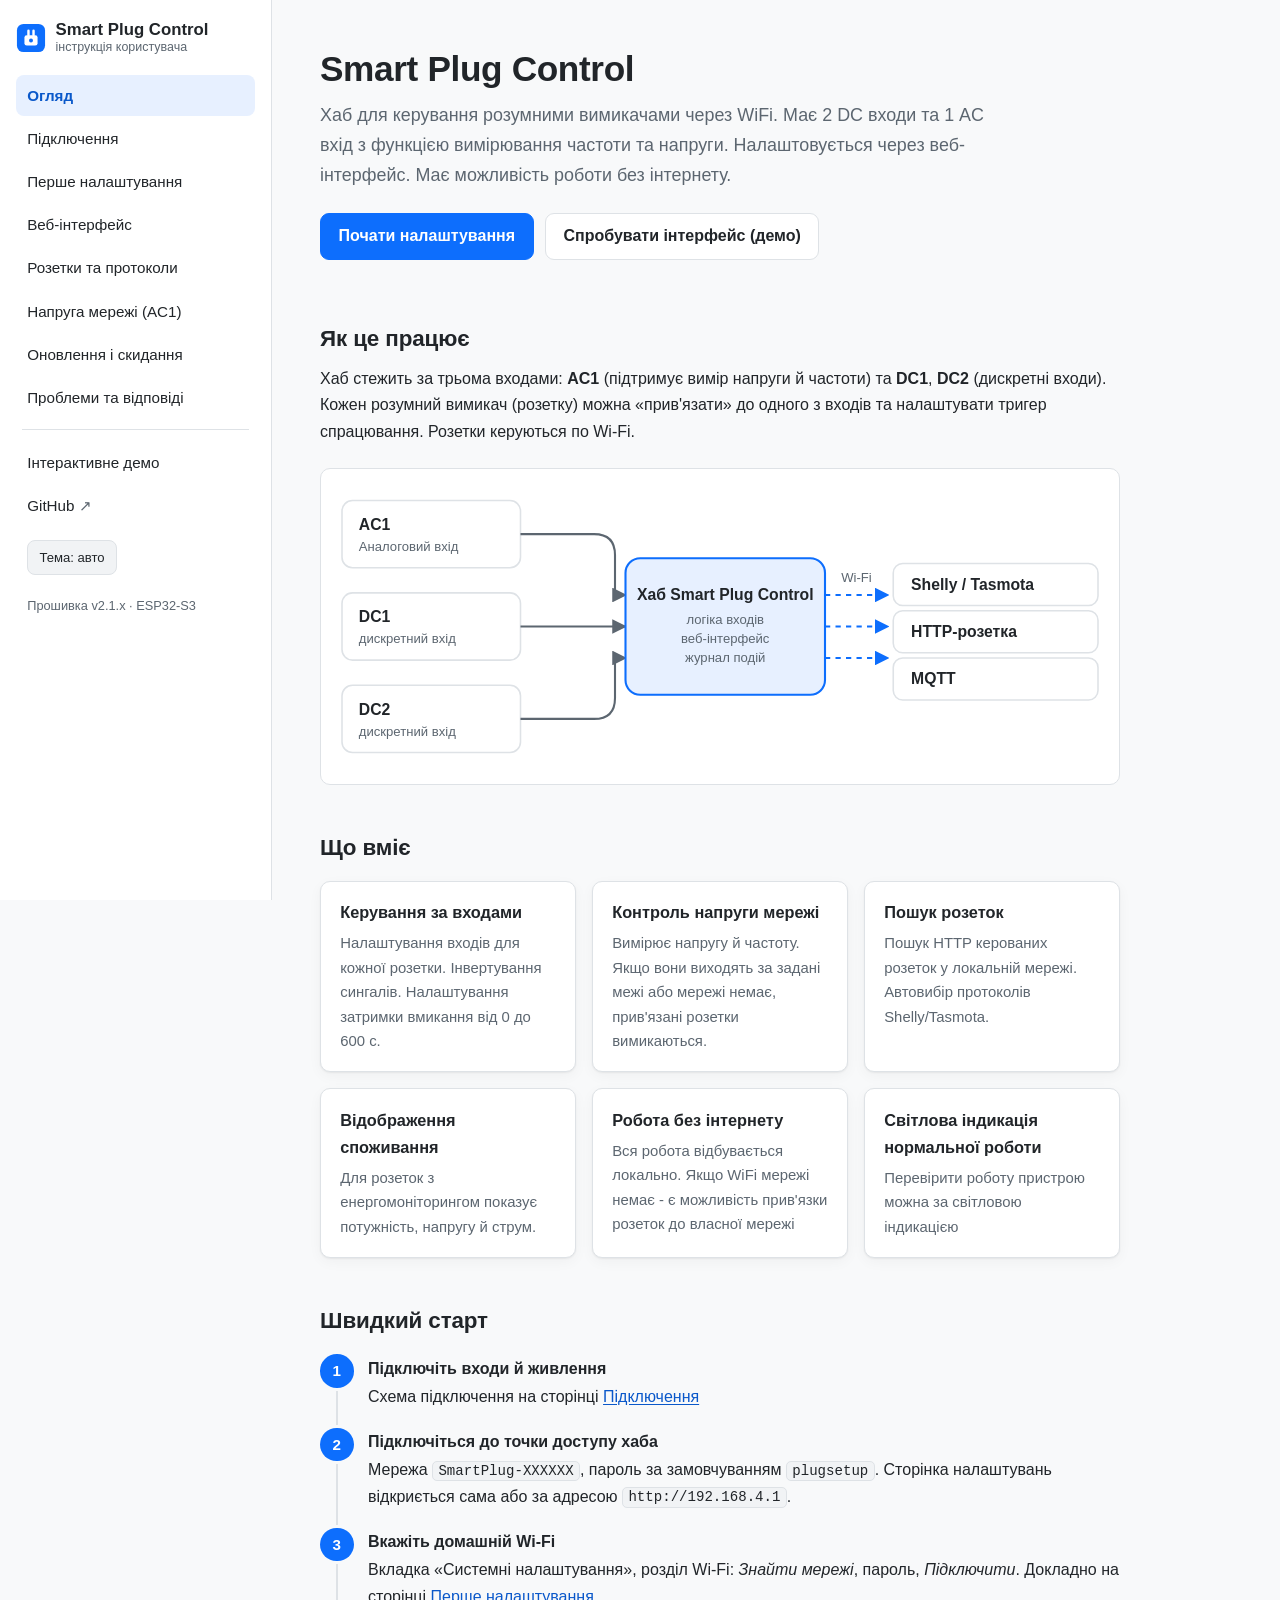
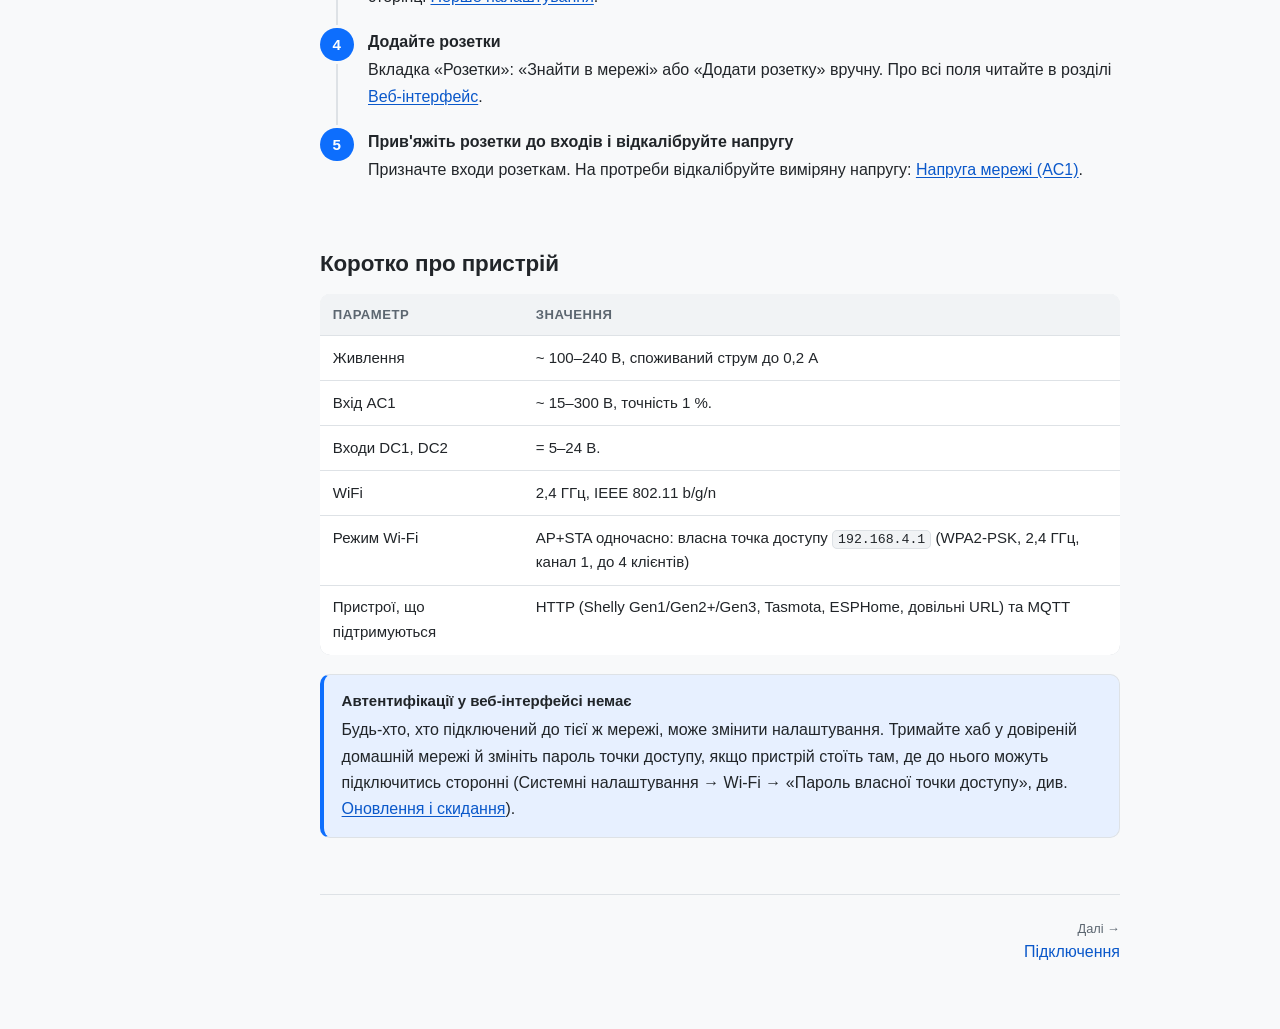
<file: docs/index.html>
<!doctype html>
<html lang="uk">
<head>
    <meta charset="utf-8">
    <meta name="viewport" content="width=device-width, initial-scale=1">
    <title>Smart Plug Control — Інструкція</title>
    <meta name="description"
          content="Smart Plug Control: Хаб для керування розумними вимикачами через WiFi. Підключення, налаштування, оновлення.">
    <link rel="icon" type="image/svg+xml" href="assets/favicon.svg">
    <link rel="stylesheet" href="assets/site.css">
</head>
<body>
<a class="skip" href="#main">До змісту</a>
<div class="shell">
    <aside class="side" id="side">
        <noscript><a href="index.html">Огляд</a></noscript>
    </aside>
    <main id="main">

        <section class="hero">
            <h1>Smart Plug Control</h1>
            <p class="lead">Хаб для керування розумними вимикачами через WiFi. Має 2 DC входи та 1 AC вхід з функцією
                вимірювання частоти та напруги.
                Налаштовується через веб-інтерфейс. Має можливість роботи без інтернету.</p>
            <div class="actions">
                <a class="btn primary" href="setup.html">Почати налаштування</a>
                <a class="btn" href="demo/index.html">Спробувати інтерфейс (демо)</a>
            </div>
        </section>

        <h2 id="how">Як це працює</h2>
        <p>Хаб стежить за трьома входами: <strong>AC1</strong> (підтримує вимір напруги й частоти) та
            <strong>DC1</strong>, <strong>DC2</strong> (дискретні входи). Кожен розумний вимикач (розетку) можна «прив'язати» до одного з
            входів та налаштувати тригер спрацювання. Розетки керуються по Wi-Fi.</p>

        <figure>
            <svg viewBox="0 0 760 300" role="img"
                 aria-label="Схема: входи AC1, DC1, DC2 підключені до хаба, який по Wi-Fi керує розетками"
                 xmlns="http://www.w3.org/2000/svg" font-family="-apple-system, Segoe UI, Roboto, sans-serif">
                <style>
                    .b {
                        fill: var(--surface);
                        stroke: var(--border);
                        stroke-width: 1.5;
                    }

                    .hub {
                        fill: var(--accent-soft);
                        stroke: var(--accent);
                        stroke-width: 2;
                    }

                    .t {
                        fill: var(--text);
                        font-size: 15px;
                        font-weight: 600;
                    }

                    .s {
                        fill: var(--muted);
                        font-size: 12.5px;
                    }

                    .a {
                        stroke: var(--muted);
                        stroke-width: 2;
                        fill: none;
                        marker-end: url(#ah);
                    }

                    .w {
                        stroke: var(--accent);
                        stroke-width: 2;
                        fill: none;
                        stroke-dasharray: 5 5;
                        marker-end: url(#ah2);
                    }
                </style>
                <defs>
                    <marker id="ah" viewBox="0 0 10 10" refX="9" refY="5" markerWidth="7" markerHeight="7"
                            orient="auto">
                        <path d="M0 0L10 5L0 10z" fill="var(--muted)"/>
                    </marker>
                    <marker id="ah2" viewBox="0 0 10 10" refX="9" refY="5" markerWidth="7" markerHeight="7"
                            orient="auto">
                        <path d="M0 0L10 5L0 10z" fill="var(--accent)"/>
                    </marker>
                </defs>

                <rect class="b" x="20" y="30" width="170" height="64" rx="10"/>
                <text class="t" x="36" y="58">AC1</text>
                <text class="s" x="36" y="78">Аналоговий вхід</text>

                <rect class="b" x="20" y="118" width="170" height="64" rx="10"/>
                <text class="t" x="36" y="146">DC1</text>
                <text class="s" x="36" y="166">дискретний вхід</text>

                <rect class="b" x="20" y="206" width="170" height="64" rx="10"/>
                <text class="t" x="36" y="234">DC2</text>
                <text class="s" x="36" y="254">дискретний вхід</text>

                <path class="a" d="M190 62 H260 Q280 62 280 82 V120 H290"/>
                <path class="a" d="M190 150 H290"/>
                <path class="a" d="M190 238 H260 Q280 238 280 218 V180 H290"/>

                <rect class="hub" x="290" y="85" width="190" height="130" rx="14"/>
                <text class="t" x="385" y="125" text-anchor="middle">Хаб Smart Plug Control</text>
                <text class="s" x="385" y="148" text-anchor="middle">логіка входів</text>
                <text class="s" x="385" y="166" text-anchor="middle">веб-інтерфейс</text>
                <text class="s" x="385" y="184" text-anchor="middle">журнал подій</text>

                <path class="w" d="M480 120 H540"/>
                <path class="w" d="M480 150 H540"/>
                <path class="w" d="M480 180 H540"/>
                <text class="s" x="510" y="108" text-anchor="middle">Wi-Fi</text>

                <rect class="b" x="545" y="90" width="195" height="40" rx="9"/>
                <text class="t" x="562" y="115">Shelly / Tasmota</text>
                <rect class="b" x="545" y="135" width="195" height="40" rx="9"/>
                <text class="t" x="562" y="160">HTTP-розетка</text>
                <rect class="b" x="545" y="180" width="195" height="40" rx="9"/>
                <text class="t" x="562" y="205">MQTT</text>
            </svg>
        </figure>

        <h2 id="features">Що вміє</h2>
        <div class="grid">
            <div class="card"><h3>Керування за входами</h3>
                <p>Налаштування входів для кожної розетки. Інвертування сингалів. Налаштування затримки вмикання від 0 до 600 с.</p>
            </div>
            <div class="card"><h3>Контроль напруги мережі</h3>
                <p>Вимірює напругу й частоту. Якщо вони виходять за задані межі або мережі немає, прив'язані розетки
                    вимикаються.</p></div>
            <div class="card"><h3>Пошук розеток</h3>
                <p>Пошук HTTP керованих розеток у локальній мережі. Автовибір протоколів Shelly/Tasmota.</p></div>
            <div class="card"><h3>Відображення споживання</h3>
                <p>Для розеток з енергомоніторингом показує потужність, напругу й струм.</p></div>
            <div class="card"><h3>Робота без інтернету</h3>
                <p>Вся робота відбувається локально. Якщо WiFi мережі немає - є можливість прив'язки розеток до власної мережі</p></div>
            <div class="card"><h3>Світлова індикація нормальної роботи</h3>
                <p>Перевірити роботу пристрою можна за світловою індикацією</p>
            </div>
        </div>

        <h2 id="quick">Швидкий старт</h2>
        <ol class="steps">
            <li><strong>Підключіть входи й живлення</strong>
                Схема підключення на сторінці <a href="hardware.html">Підключення</a>
            </li>
            <li><strong>Підключіться до точки доступу хаба</strong>
                Мережа <code>SmartPlug-XXXXXX</code>, пароль за замовчуванням <code>plugsetup</code>. Сторінка
                налаштувань відкриється сама або за адресою <code>http://192.168.4.1</code>.
            </li>
            <li><strong>Вкажіть домашній Wi-Fi</strong>
                Вкладка «Системні налаштування», розділ Wi-Fi: <em>Знайти мережі</em>, пароль, <em>Підключити</em>.
                Докладно на сторінці <a href="setup.html">Перше налаштування</a>.
            </li>
            <li><strong>Додайте розетки</strong>
                Вкладка «Розетки»: «Знайти в мережі» або «Додати розетку» вручну. Про всі поля читайте в розділі <a
                        href="interface.html">Веб-інтерфейс</a>.
            </li>
            <li><strong>Прив'яжіть розетки до входів і відкалібруйте напругу</strong>
                Призначте входи розеткам. На протреби відкалібруйте виміряну напругу: <a href="ac.html">Напруга мережі (AC1)</a>.
            </li>
        </ol>

        <h2 id="specs">Коротко про пристрій</h2>
        <div class="tscroll">
            <table>
                <tr>
                    <th>Параметр</th>
                    <th>Значення</th>
                </tr>
              <tr>
                <td>Живлення</td>
                <td>~ 100–240 В, споживаний струм до 0,2 А</td>
              </tr>
              <tr>
                <td>Вхід AC1</td>
                <td>
                  ~ 15–300 В, точність 1 %.
                </td>
              </tr>
              <tr>
                <td>Входи DC1, DC2</td>
                <td>
                  = 5–24 В.
                </td>
              </tr>
              <tr>
                <td>WiFi</td>
                <td>2,4 ГГц, IEEE 802.11 b/g/n</td>
              </tr>
              <tr>
                <td>Режим Wi-Fi</td>
                <td>AP+STA одночасно: власна точка доступу <code>192.168.4.1</code> (WPA2-PSK, 2,4 ГГц, канал 1, до
                  4 клієнтів)
                </td>
              </tr>
              <tr>
                <td>Пристрої, що підтримуються</td>
                <td>HTTP (Shelly Gen1/Gen2+/Gen3, Tasmota, ESPHome, довільні URL) та MQTT</td>
              </tr>
            </table>
        </div>

        <div class="callout note">
            <span class="t">Автентифікації у веб-інтерфейсі немає</span>
            Будь-хто, хто підключений до тієї ж мережі, може змінити налаштування. Тримайте хаб у довіреній домашній
            мережі й змініть пароль точки доступу, якщо пристрій стоїть там, де до нього можуть підключитись сторонні
            (Системні налаштування → Wi-Fi → «Пароль власної точки доступу», див. <a href="maintenance.html">Оновлення і
            скидання</a>).
        </div>

    </main>
</div>
<script src="assets/site.js"></script>
</body>
</html>
</file>
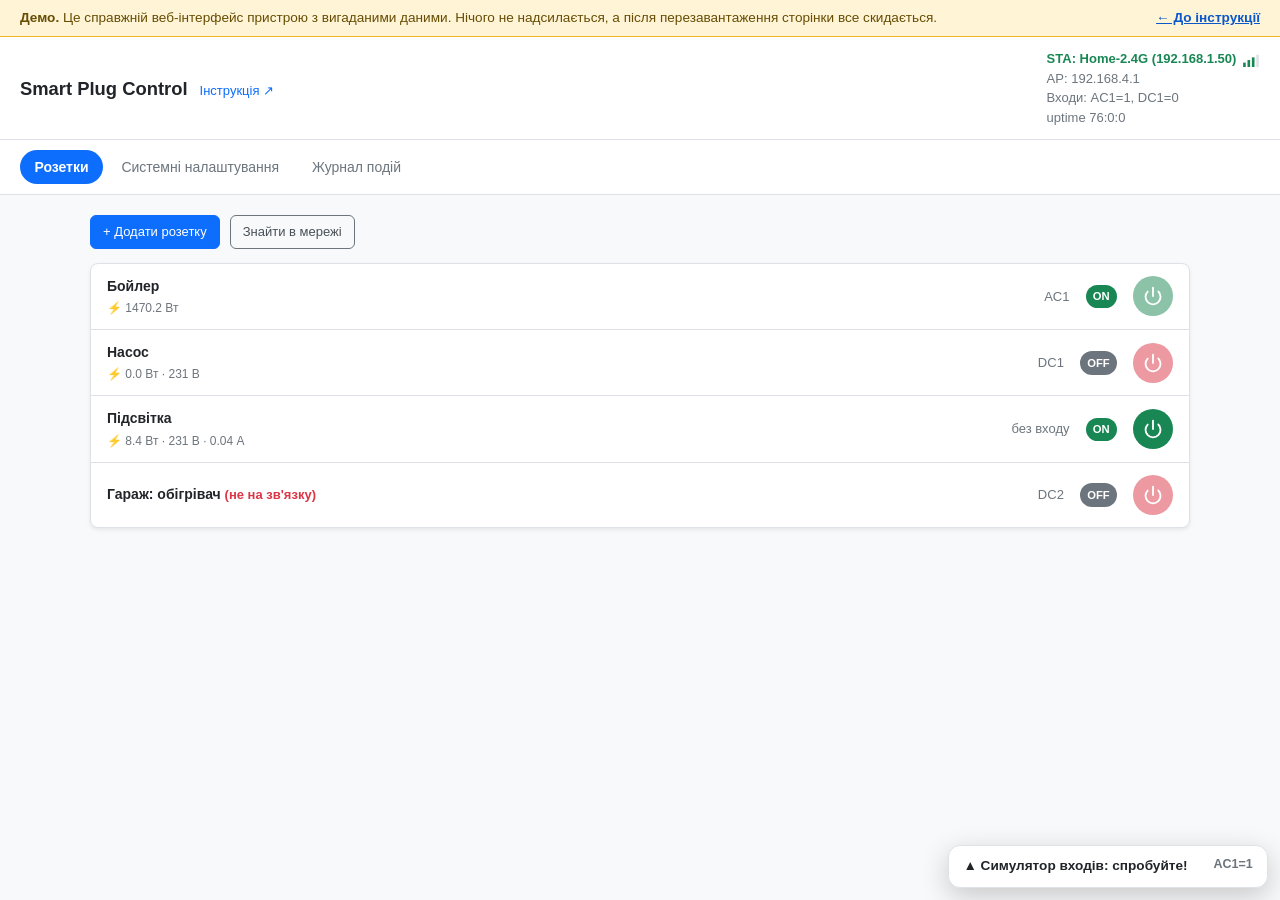
<file: docs/demo/index.html>
<!DOCTYPE html>
<html lang="uk">
<head>
<meta charset="UTF-8">
<meta name="viewport" content="width=device-width, initial-scale=1">
<meta name="robots" content="noindex">
<title>Smart Plug Control</title>
<link rel="icon" type="image/svg+xml" href="favicon.svg">
<link rel="stylesheet" href="style.css">
</head>
<body>
<header>
  <div class="brand">
    <h1>Smart Plug Control</h1>
    <a class="doc-link" href="https://vmexanik.github.io/smart-plug-control/" target="_blank" rel="noopener">Інструкція ↗</a>
  </div>
  <div id="status-bar" class="status-bar">
    <span id="wifi-status-line">завантаження статусу…</span> <br>
    AP: <span id="ap-ip-val">-</span> <br>
    Входи: <span id="inputs-status-line">-</span> <br>
    uptime <span id="uptime-val">-</span>
  </div>
</header>

<nav class="tabs">
  <button class="tab-btn active" data-tab="plugs">Розетки</button>
  <button class="tab-btn" data-tab="settings">Системні налаштування</button>
  <button class="tab-btn" data-tab="log">Журнал подій</button>
</nav>

<main>
  <section id="tab-plugs" class="tab-content active">
    <div class="toolbar">
      <button id="btn-add-plug" class="primary">+ Додати розетку</button>
      <button id="btn-scan-network">Знайти в мережі</button>
    </div>
    <div class="device-list" id="plugs-tbody"></div>
  </section>

  <section id="tab-settings" class="tab-content">
    <h2>Вхідні тригери</h2>
    <p class="hint">Оберіть, які тригери використовує пристрій (можна декілька одночасно)</p>
    <div class="inputs-list" id="inputs-tbody"></div>

    <h2>Налаштування входу AC</h2>
    <p class="hint">Вимір напруги та частоти входу АС.</p>
    <div id="ac-mon-status" class="status-block"></div>
    <div class="form-grid">
      <label>Мін. напруга, В
        <input type="number" id="set-acmon-vmin" min="100" max="300" step="1">
      </label>
      <label>Макс. напруга, В
        <input type="number" id="set-acmon-vmax" min="100" max="300" step="1">
      </label>
      <label>Мін. частота, Гц
        <input type="number" id="set-acmon-fmin" min="40" max="65" step="0.1">
      </label>
      <label>Макс. частота, Гц
        <input type="number" id="set-acmon-fmax" min="40" max="65" step="0.1">
      </label>
    </div>

    <h2>Калібрування входу АС</h2>
    <p class="hint">
      Виміряйте напругу на вході мультиметром, введіть значення і натисніть «Відкалібрувати» — пристрій сам підлаштує покази (займає ~2 с). 
      Налаштування застосовується миттєво. Окреме збереження непотрібне.
      Калібрування зберігається й після скидання до заводських налаштувань; щоб прибрати його, натисніть «Скинути».</p>
    <div class="form-grid">
      <label>Напруга за мультиметром, В
        <div class="input-with-btn">
          <input type="number" id="acmon-cal-ref" min="50" max="400" step="0.1" placeholder="напр. 230.0">
          <button type="button" id="btn-ac-calibrate" class="primary">Відкалібрувати</button>
          <button type="button" id="btn-ac-cal-reset">Скинути</button>
        </div>
      </label>
    </div>
    <div id="ac-cal-info" class="hint"></div>
    <span id="ac-cal-result" class="save-result"></span>

    <h2>Wi-Fi</h2>
    <div id="wifi-status" class="status-block"></div>
    <div class="form-grid">
      <label>SSID мережі
        <div class="input-with-btn">
          <input type="text" id="wifi-ssid" maxlength="32" placeholder="Оберіть зі списку або введіть вручну (напр. прихована мережа)">
          <button type="button" id="btn-scan-wifi">Знайти мережі</button>
        </div>
      </label>
      <label>Пароль
        <div class="input-with-btn">
          <input type="password" id="wifi-pass" maxlength="64">
          <button type="button" id="btn-toggle-wifi-pass">Показати</button>
        </div>
      </label>
    </div>
    <button id="btn-save-wifi" class="primary">Підключити</button>
    <span id="wifi-save-result" class="save-result"></span>

    <div class="form-grid">
      <label>Пароль власної точки доступу (AP), 8–63 символи
        <div class="input-with-btn">
          <input type="password" id="ap-pass" maxlength="63" autocomplete="new-password">
          <button type="button" id="btn-toggle-ap-pass">Показати</button>
        </div>
      </label>
    </div>
    <p class="hint">Після зміни точка доступу перезапуститься: підключені до неї пристрої (зокрема цей браузер, якщо ви на AP) треба підключити заново з новим паролем. Скидання до заводських налаштувань повертає стандартний пароль.</p>
    <button id="btn-save-ap" class="primary">Змінити пароль AP</button>
    <span id="ap-save-result" class="save-result"></span>

    <h2>Налаштування підключення до MQTT брокера</h2>
    <div class="form-grid">
      <label>URI (напр. mqtt://192.168.1.10:1883)
        <input type="text" id="set-mqtt-uri" placeholder="mqtt://host:1883">
      </label>
      <label>Client ID
        <input type="text" id="set-mqtt-client-id">
      </label>
      <label>Користувач
        <input type="text" id="set-mqtt-user">
      </label>
      <label>Пароль
        <input type="password" id="set-mqtt-pass">
      </label>
    </div>

    <h2>Дата і час</h2>
    <div id="time-status" class="status-block"></div>
    <div class="form-grid">
      <label>Встановити вручну
        <input type="datetime-local" id="time-manual-input" step="1">
      </label>
    </div>
    <button id="btn-set-time">Встановити вручну</button>
    <span id="time-save-result" class="save-result"></span>

    <h2>Збереження налаштувань</h2>
    <p class="hint">Зберігає зміни в розділах «Вхідні тригери», «Налаштування входу AC» і «MQTT».</p>
    <button id="btn-save-settings" class="primary">Зберегти налаштування</button>
    <span id="settings-save-result" class="save-result"></span>

    <h2>Оновлення прошивки</h2>
    <div id="fw-info" class="status-block"></div>
    <p class="hint">Оберіть файл прошивки і натисніть "Оновити прошивку". Налаштування та збережені пристрої зберігаються.</p>
    <div class="form-grid">
      <label>Файл прошивки (.bin)
        <div class="input-with-btn">
          <input type="file" id="fw-file" accept=".bin,application/octet-stream">
          <button type="button" id="btn-fw-upload" class="primary">Оновити прошивку</button>
        </div>
      </label>
    </div>
    <progress id="fw-progress" class="hidden" max="100" value="0"></progress>
    <span id="fw-result" class="save-result"></span>

    <h2>Повне скидання пристрою</h2>
    <p class="hint">Стирає розетки, налаштування, пароль Wi-Fi, пароль точки доступу та журнал і повертає пристрій до заводського стану (калібрування вольтметра зберігається). 
      Після цього пристрій перезавантажиться і буде доступний лише через власну точку доступу налаштування.</p>
    <button type="button" id="btn-factory-reset" class="danger">Скинути пристрій до заводських налаштувань</button>
  </section>

  <section id="tab-log" class="tab-content">
    <div class="toolbar">
      <span class="hint">Зберігаються останні 50 подій</span>
      <button id="btn-refresh-log">Оновити</button>
      <button id="btn-clear-log" class="danger">Очистити журнал</button>
    </div>
    <div class="log-list" id="log-tbody"></div>
  </section>
</main>

<div id="plug-modal" class="modal hidden">
  <div class="modal-box">
    <h2 id="plug-modal-title">Новий пристрій</h2>
    <form id="plug-form">
      <input type="hidden" id="pf-id">
      <label>Назва
        <input type="text" id="pf-name" required maxlength="31">
      </label>

      <div class="form-row">
        <label id="pf-enabled-row"><input type="checkbox" id="pf-enabled" checked> Увімкнена</label>
        <label>Вхід
          <select id="pf-input">
            <option value="NONE">— (тільки вручну)</option>
            <option value="AC1">AC1</option>
            <option value="DC1">DC1</option>
            <option value="DC2">DC2</option>
          </select>
        </label>
        <label>
          <input type="checkbox" id="pf-invert"> Інверсія</label>
                  <label>Затримка увімкнення, с
          <input type="number" id="pf-on-delay" min="0" max="600" step="1" value="0">
        </label>
      </div>
      <p class="hint">Вимкнення - миттєво, увімкнення з затримкою (0–600 с). Може бути корисним для нестабільного входу. Інверсія входу враховується.</p>

      <label>Драйвер / протокол
        <select id="pf-driver">
          <option value="http">HTTP</option>
          <option value="http:shelly_gen1">Shelly (Gen1)</option>
          <option value="http:shelly_gen2">Shelly (Gen2+/Gen3)</option>
          <option value="http:tasmota">Tasmota</option>
          <option value="mqtt">MQTT</option>
        </select>
      </label>

      <fieldset id="pf-http-fields">
        <legend>HTTP</legend>
        <input type="hidden" id="pf-family" value="unknown">
        <input type="hidden" id="pf-kind" value="unknown">
        <div id="pf-http-host-field" class="hidden">
          <label>IP або хост пристрою
            <input type="text" id="pf-http-host" placeholder="192.168.1.50">
          </label>
        </div>
        <div id="pf-http-manual-fields">
          <label>URL для увімкнення
            <input type="text" id="pf-http-on" placeholder="http://192.168.1.50/relay/0?turn=on">
          </label>
          <label>URL для вимкнення
            <input type="text" id="pf-http-off" placeholder="http://192.168.1.50/relay/0?turn=off">
          </label>
          <label>URL статусу (опційно)
            <input type="text" id="pf-http-status">
          </label>
          <div class="form-row">
            <label><input type="checkbox" id="pf-http-post"> Використовувати POST замість GET</label>
          </div>
        </div>
        <div class="form-row">
          <label>Basic-auth логін <input type="text" id="pf-http-user"></label>
          <label>Basic-auth пароль <input type="password" id="pf-http-pass"></label>
        </div>
      </fieldset>

      <fieldset id="pf-mqtt-fields">
        <legend>MQTT</legend>
        <label>Топік команди
          <input type="text" id="pf-mqtt-topic" placeholder="shellies/shelly1/relay/0/command">
        </label>
        <div class="form-row">
          <label>Payload ON <input type="text" id="pf-mqtt-on" placeholder="on"></label>
          <label>Payload OFF <input type="text" id="pf-mqtt-off" placeholder="off"></label>
        </div>
        <label>Топік стану (опційно)
          <input type="text" id="pf-mqtt-state">
        </label>
        <div class="form-row">
          <label>QoS
            <select id="pf-mqtt-qos"><option value="0">0</option><option value="1">1</option><option value="2">2</option></select>
          </label>
          <label><input type="checkbox" id="pf-mqtt-retain"> Retain</label>
        </div>
      </fieldset>

      <fieldset id="pf-zigbee-fields" class="disabled-fieldset">
        <legend>Zigbee</legend>
        <p class="hint">Драйвер зарезервований для майбутнього апаратного модуля (напр. ESP32-H2/C6 як координатор). Наразі команди повертатимуть помилку "not implemented".</p>
      </fieldset>

      <div class="form-actions">
        <button type="submit" class="primary">Зберегти</button>
        <button type="button" id="btn-cancel-plug">Скасувати</button>
        <button type="button" id="btn-delete-plug" class="danger hidden">Видалити</button>
      </div>
      <div id="plug-form-error" class="error-text"></div>
    </form>
  </div>
</div>

<div id="scan-modal" class="modal hidden">
  <div class="modal-box">
    <h2>Пошук пристроїв у мережі</h2>
    <div id="scan-status" class="status-block">Натисніть "Почати пошук"</div>
    <table id="scan-table" class="table-plain">
      <thead>
        <tr><th>Пристрій</th><th>Тип</th><th>HTTP (:80)</th></tr>
      </thead>
      <tbody id="scan-tbody"></tbody>
    </table>
    <div class="form-actions">
      <button id="btn-scan-go" class="primary">Почати пошук</button>
      <button type="button" id="btn-scan-stop" disabled>Завершити пошук</button>
      <button type="button" id="btn-scan-close">Закрити</button>
    </div>
  </div>
</div>

<div id="wifi-scan-modal" class="modal hidden">
  <div class="modal-box">
    <h2>Мережі Wi-Fi поруч</h2>
    <div id="wifi-scan-status" class="status-block">Натисніть "Шукати"</div>
    <table id="wifi-scan-table" class="table-plain">
      <thead>
        <tr><th>Мережа</th><th></th></tr>
      </thead>
      <tbody id="wifi-scan-tbody"></tbody>
    </table>
    <div class="form-actions">
      <button id="btn-wifi-scan-go" class="primary">Почати пошук</button>
      <button type="button" id="btn-wifi-scan-close">Закрити</button>
    </div>
  </div>
</div>

<div id="reset-modal" class="modal hidden">
  <div class="modal-box">
    <h2>Скинути пристрій до заводських налаштувань?</h2>
    <p class="hint">Це незворотно видалить усі розетки, системні налаштування, збережений пароль Wi-Fi, пароль точки доступу та журнал подій (калібрування вольтметра збережеться). Пристрій перезавантажиться і буде доступний лише через точку доступу налаштування, як одразу після першого ввімкнення.</p>
    <div class="form-actions">
      <button type="button" id="btn-reset-cancel">Скасувати</button>
      <button type="button" id="btn-reset-confirm" class="danger">Стерти</button>
    </div>
    <div id="reset-modal-result" class="save-result"></div>
  </div>
</div>

<div id="toast-stack" class="toast-stack"></div>

<script src="mock.js"></script>
<script src="app.js"></script>
</body>
</html>
</file>
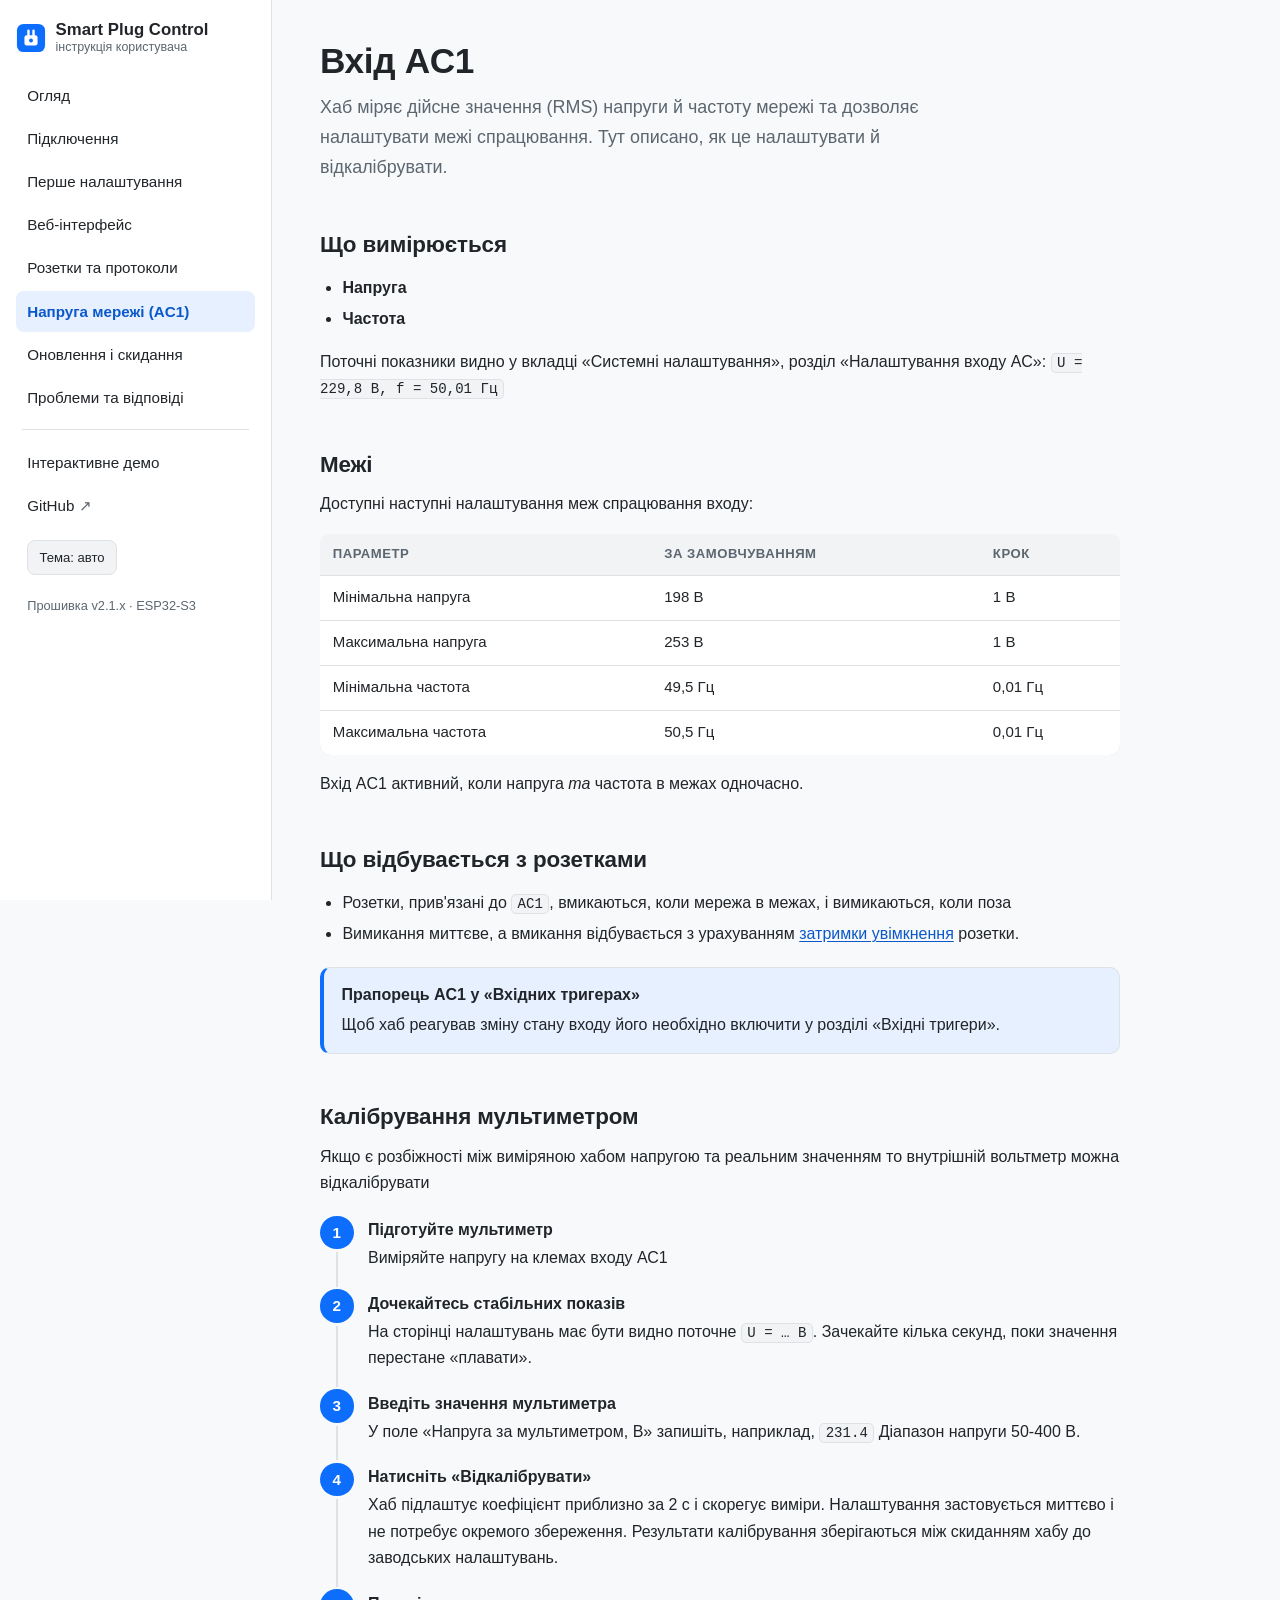
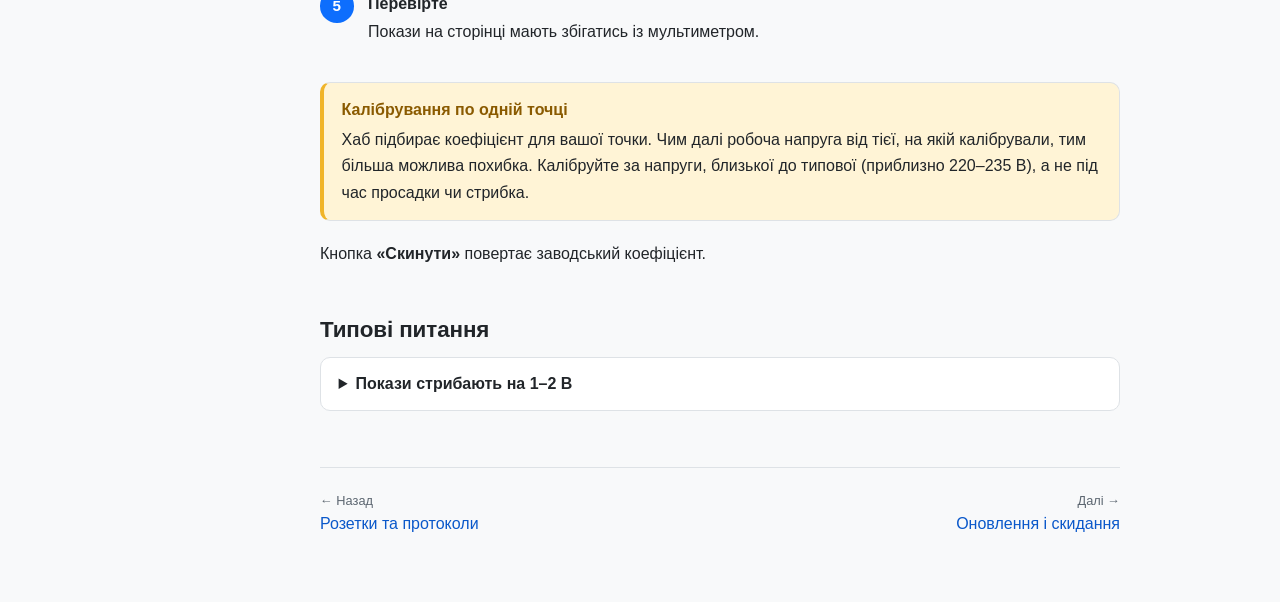
<file: docs/ac.html>
<!doctype html>
<html lang="uk">
<head>
    <meta charset="utf-8">
    <meta name="viewport" content="width=device-width, initial-scale=1">
    <title>Вхід AC1 — Smart Plug Control</title>
    <meta name="description"
          content="Вимірювання напруги й частоти мережі через ZMPT101B: межі, поведінка розеток, калібрування мультиметром.">
    <link rel="icon" type="image/svg+xml" href="assets/favicon.svg">
    <link rel="stylesheet" href="assets/site.css">
</head>
<body>
<a class="skip" href="#main">До змісту</a>
<div class="shell">
    <aside class="side" id="side">
        <noscript><a href="index.html">Огляд</a></noscript>
    </aside>
    <main id="main">

        <h1>Вхід AC1</h1>
        <p class="lead">Хаб міряє дійсне значення (RMS) напруги й частоту мережі та дозволяє налаштувати межі спрацювання.
          Тут описано, як це налаштувати й відкалібрувати.</p>

        <h2 id="how">Що вимірюється</h2>
        <ul>
            <li><strong>Напруга</strong></li>
            <li><strong>Частота</strong></li>
        </ul>
        <p>Поточні показники видно у вкладці «Системні налаштування», розділ «Налаштування входу AC»: <code>U = 229,8 В, f = 50,01 Гц</code></p>

        <h2 id="band">Межі</h2>
        <p>Доступні наступні налаштування меж спрацювання входу:</p>
        <div class="tscroll">
            <table>
                <tr>
                    <th>Параметр</th>
                    <th>За замовчуванням</th>
                    <th>Крок</th>
                </tr>
                <tr>
                    <td>Мінімальна напруга</td>
                    <td>198 В</td>
                    <td>1 В</td>
                </tr>
                <tr>
                    <td>Максимальна напруга</td>
                    <td>253 В</td>
                    <td>1 В</td>
                </tr>
                <tr>
                    <td>Мінімальна частота</td>
                    <td>49,5 Гц</td>
                    <td>0,01 Гц</td>
                </tr>
                <tr>
                    <td>Максимальна частота</td>
                    <td>50,5 Гц</td>
                    <td>0,01 Гц</td>
                </tr>
            </table>
        </div>
        <p>Вхід AC1 активний, коли напруга <em>та</em> частота в межах одночасно.</p>

        <h2 id="behavior">Що відбувається з розетками</h2>
        <ul>
            <li>Розетки, прив'язані до <code>AC1</code>, вмикаються, коли мережа в межах, і вимикаються, коли поза
            </li>
            <li>Вимикання миттєве, а вмикання відбувається з урахуванням <a href="hardware.html#logic">затримки
                увімкнення</a> розетки.
            </li>
        </ul>
        <div class="callout note">
            <span class="t">Прапорець AC1 у «Вхідних тригерах»</span>
            Щоб хаб реагував зміну стану входу його необхідно включити у розділі  «Вхідні тригери».
        </div>

        <h2 id="cal">Калібрування мультиметром</h2>
        <p>Якщо є розбіжності між виміряною хабом напругою та реальним значенням то внутрішній вольтметр можна відкалібрувати</p>

        <ol class="steps">
            <li><strong>Підготуйте мультиметр</strong>
                Виміряйте напругу на клемах входу АС1
            </li>
            <li><strong>Дочекайтесь стабільних показів</strong>
                На сторінці налаштувань має бути видно поточне <code>U = … В</code>. Зачекайте кілька секунд, поки
                значення перестане «плавати».
            </li>
            <li><strong>Введіть значення мультиметра</strong>
                У поле «Напруга за мультиметром, В» запишіть, наприклад, <code>231.4</code> Діапазон напруги 50-400 В.
            </li>
            <li><strong>Натисніть «Відкалібрувати»</strong>
                Хаб підлаштує коефіцієнт приблизно за 2 с і скорегує виміри. Налаштування застовується миттєво і не потребує окремого збереження.
              Результати калібрування зберігаються між скиданням хабу до заводських налаштувань.
            </li>
            <li><strong>Перевірте</strong>
                Покази на сторінці мають збігатись із мультиметром.
            </li>
        </ol>

        <div class="callout warn">
            <span class="t">Калібрування по одній точці</span>
            Хаб підбирає коефіцієнт для вашої точки. Чим далі робоча напруга від тієї, на якій калібрували, тим
            більша можлива похибка. Калібруйте за напруги, близької до типової (приблизно 220–235 В), а не під час
            просадки чи стрибка.
        </div>

        <p>Кнопка <strong>«Скинути»</strong> повертає заводський коефіцієнт.</p>

        <h2 id="tips">Типові питання</h2>
        <details>
            <summary>Покази стрибають на 1–2 В</summary>
            <p>Це нормально для мережі. Не ставте вузькі межі впритул до
                робочої напруги. Залиште запас і користуйтесь затримкою вмикання.</p>
        </details>

    </main>
</div>
<script src="assets/site.js"></script>
</body>
</html>
</file>
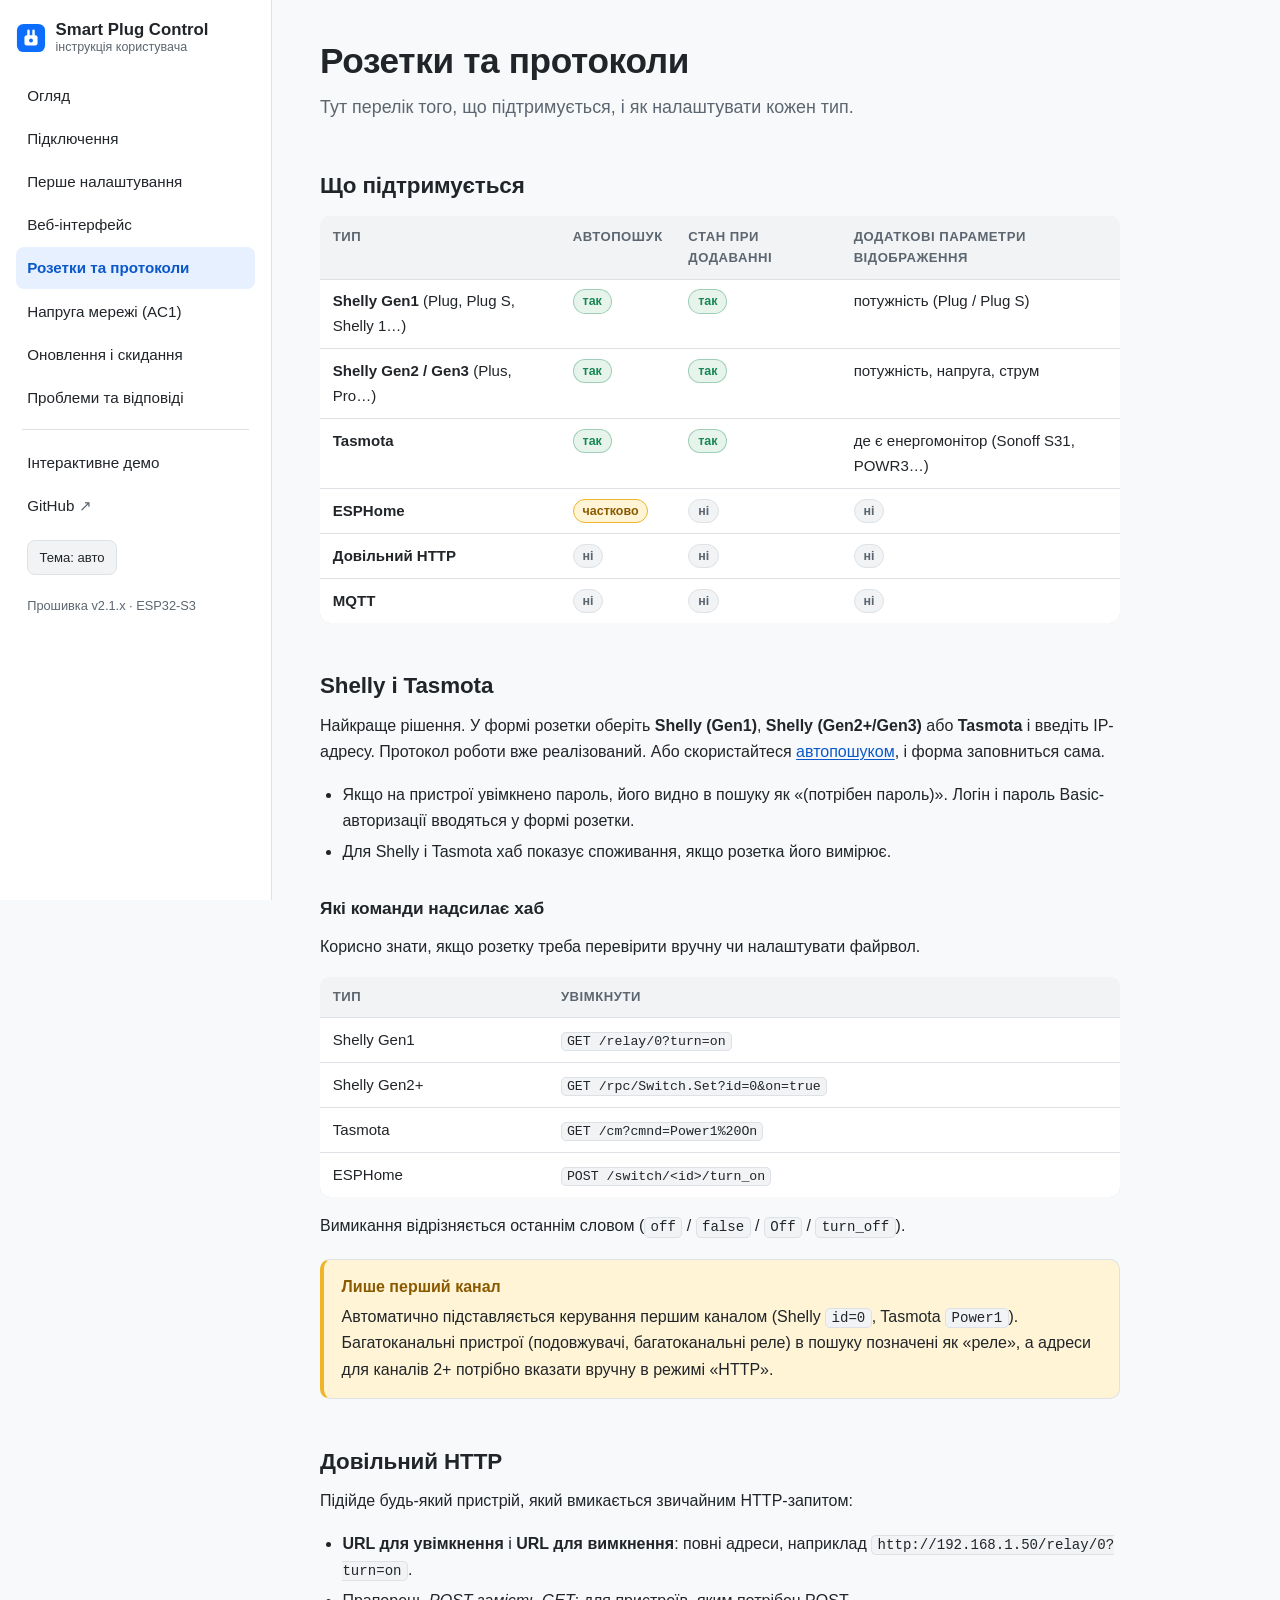
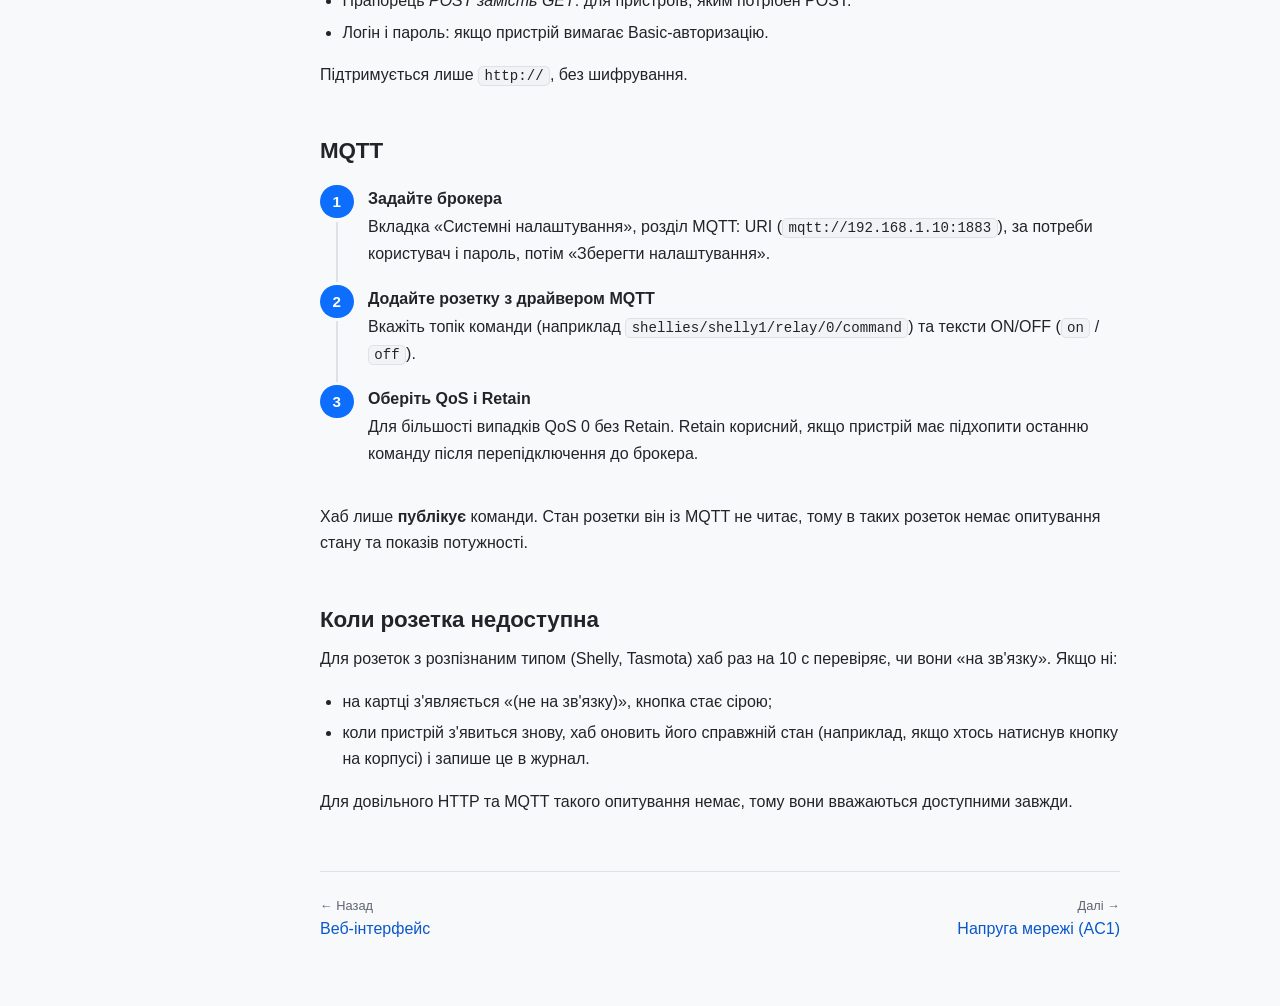
<file: docs/devices.html>
<!doctype html>
<html lang="uk">
<head>
    <meta charset="utf-8">
    <meta name="viewport" content="width=device-width, initial-scale=1">
    <title>Розетки та протоколи — Smart Plug Control</title>
    <meta name="description"
          content="Які розетки підтримує Smart Plug Control: Shelly, Tasmota, ESPHome, довільний HTTP, MQTT. Що не підтримується.">
    <link rel="icon" type="image/svg+xml" href="assets/favicon.svg">
    <link rel="stylesheet" href="assets/site.css">
</head>
<body>
<a class="skip" href="#main">До змісту</a>
<div class="shell">
    <aside class="side" id="side">
        <noscript><a href="index.html">Огляд</a></noscript>
    </aside>
    <main id="main">

        <h1>Розетки та протоколи</h1>
        <p class="lead">Тут перелік того, що підтримується, і як
            налаштувати кожен тип.</p>

        <h2 id="matrix">Що підтримується</h2>
        <div class="tscroll">
            <table>
                <tr>
                    <th>Тип</th>
                    <th>Автопошук</th>
                    <th>Стан при додаванні</th>
                    <th>Додаткові параметри відображення</th>
                </tr>
                <tr>
                    <td><strong>Shelly Gen1</strong> (Plug, Plug S, Shelly 1…)</td>
                    <td><span class="pill on">так</span></td>
                    <td><span class="pill on">так</span></td>
                    <td>потужність (Plug / Plug S)</td>
                </tr>
                <tr>
                    <td><strong>Shelly Gen2 / Gen3</strong> (Plus, Pro…)</td>
                    <td><span class="pill on">так</span></td>
                    <td><span class="pill on">так</span></td>
                    <td>потужність, напруга, струм</td>
                </tr>
                <tr>
                    <td><strong>Tasmota</strong></td>
                    <td><span class="pill on">так</span></td>
                    <td><span class="pill on">так</span></td>
                    <td>де є енергомонітор (Sonoff S31, POWR3…)</td>
                </tr>
                <tr>
                    <td><strong>ESPHome</strong></td>
                    <td><span class="pill warn">частково</span></td>
                    <td><span class="pill off">ні</span></td>
                    <td><span class="pill off">ні</span></td>
                </tr>
                <tr>
                    <td><strong>Довільний HTTP</strong></td>
                    <td><span class="pill off">ні</span></td>
                    <td><span class="pill off">ні</span></td>
                    <td><span class="pill off">ні</span></td>
                </tr>
                <tr>
                    <td><strong>MQTT</strong></td>
                    <td><span class="pill off">ні</span></td>
                    <td><span class="pill off">ні</span></td>
                    <td><span class="pill off">ні</span></td>
                </tr>
            </table>
        </div>

        <h2 id="shelly">Shelly і Tasmota</h2>
        <p>Найкраще рішення. У формі розетки оберіть <strong>Shelly (Gen1)</strong>, <strong>Shelly
            (Gen2+/Gen3)</strong> або <strong>Tasmota</strong> і введіть IP-адресу. Протокол роботи вже реалізований. Або
            скористайтеся <a href="interface.html#scan">автопошуком</a>, і форма заповниться сама.</p>
        <ul>
            <li>Якщо на пристрої увімкнено пароль, його видно в пошуку як «(потрібен пароль)». Логін і пароль
                Basic-авторизації вводяться у формі розетки.
            </li>
            <li>Для Shelly і Tasmota хаб показує споживання, якщо розетка його вимірює.</li>
        </ul>

        <h3>Які команди надсилає хаб</h3>
        <p>Корисно знати, якщо розетку треба перевірити вручну чи налаштувати файрвол.</p>
        <div class="tscroll">
            <table>
                <tr>
                    <th>Тип</th>
                    <th>Увімкнути</th>
                </tr>
                <tr>
                    <td>Shelly Gen1</td>
                    <td><code>GET /relay/0?turn=on</code></td>
                </tr>
                <tr>
                    <td>Shelly Gen2+</td>
                    <td><code>GET /rpc/Switch.Set?id=0&amp;on=true</code></td>
                </tr>
                <tr>
                    <td>Tasmota</td>
                    <td><code>GET /cm?cmnd=Power1%20On</code></td>
                </tr>
                <tr>
                    <td>ESPHome</td>
                    <td><code>POST /switch/&lt;id&gt;/turn_on</code></td>
                </tr>
            </table>
        </div>
        <p>Вимикання відрізняється останнім словом (<code>off</code> / <code>false</code> / <code>Off</code> / <code>turn_off</code>).
        </p>

        <div class="callout warn">
            <span class="t">Лише перший канал</span>
            Автоматично підставляється керування першим каналом (Shelly <code>id=0</code>, Tasmota <code>Power1</code>).
            Багатоканальні пристрої (подовжувачі, багатоканальні реле) в пошуку позначені як «реле», а адреси для
            каналів 2+ потрібно вказати вручну в режимі «HTTP».
        </div>

        <h2 id="http">Довільний HTTP</h2>
        <p>Підійде будь-який пристрій, який вмикається звичайним HTTP-запитом:</p>
        <ul>
            <li><strong>URL для увімкнення</strong> і <strong>URL для вимкнення</strong>: повні адреси, наприклад <code>http://192.168.1.50/relay/0?turn=on</code>.
            </li>
            <li>Прапорець <em>POST замість GET</em>: для пристроїв, яким потрібен POST.</li>
            <li>Логін і пароль: якщо пристрій вимагає Basic-авторизацію.</li>
        </ul>
        <p>Підтримується лише <code>http://</code>, без шифрування.</p>

        <h2 id="mqtt">MQTT</h2>
        <ol class="steps">
            <li><strong>Задайте брокера</strong>
                Вкладка «Системні налаштування», розділ MQTT: URI (<code>mqtt://192.168.1.10:1883</code>), за потреби
                користувач і пароль, потім «Зберегти налаштування».
            </li>
            <li><strong>Додайте розетку з драйвером MQTT</strong>
                Вкажіть топік команди (наприклад <code>shellies/shelly1/relay/0/command</code>) та тексти ON/OFF (<code>on</code>
                / <code>off</code>).
            </li>
            <li><strong>Оберіть QoS і Retain</strong>
                Для більшості випадків QoS 0 без Retain. Retain корисний, якщо пристрій має підхопити останню команду
                після перепідключення до брокера.
            </li>
        </ol>
        <p>Хаб лише <strong>публікує</strong> команди. Стан розетки він із MQTT не читає, тому в таких розеток немає
            опитування стану та показів потужності.</p>

        <h2 id="offline">Коли розетка недоступна</h2>
        <p>Для розеток з розпізнаним типом (Shelly, Tasmota) хаб раз на 10 с перевіряє, чи вони «на зв'язку». Якщо
            ні:</p>
        <ul>
            <li>на картці з'являється «(не на зв'язку)», кнопка стає сірою;</li>
            <li>коли пристрій з'явиться знову, хаб оновить його справжній стан (наприклад, якщо хтось натиснув
                кнопку на корпусі) і запише це в журнал.
            </li>
        </ul>
        <p>Для довільного HTTP та MQTT такого опитування немає, тому вони вважаються доступними завжди.</p>

    </main>
</div>
<script src="assets/site.js"></script>
</body>
</html>
</file>
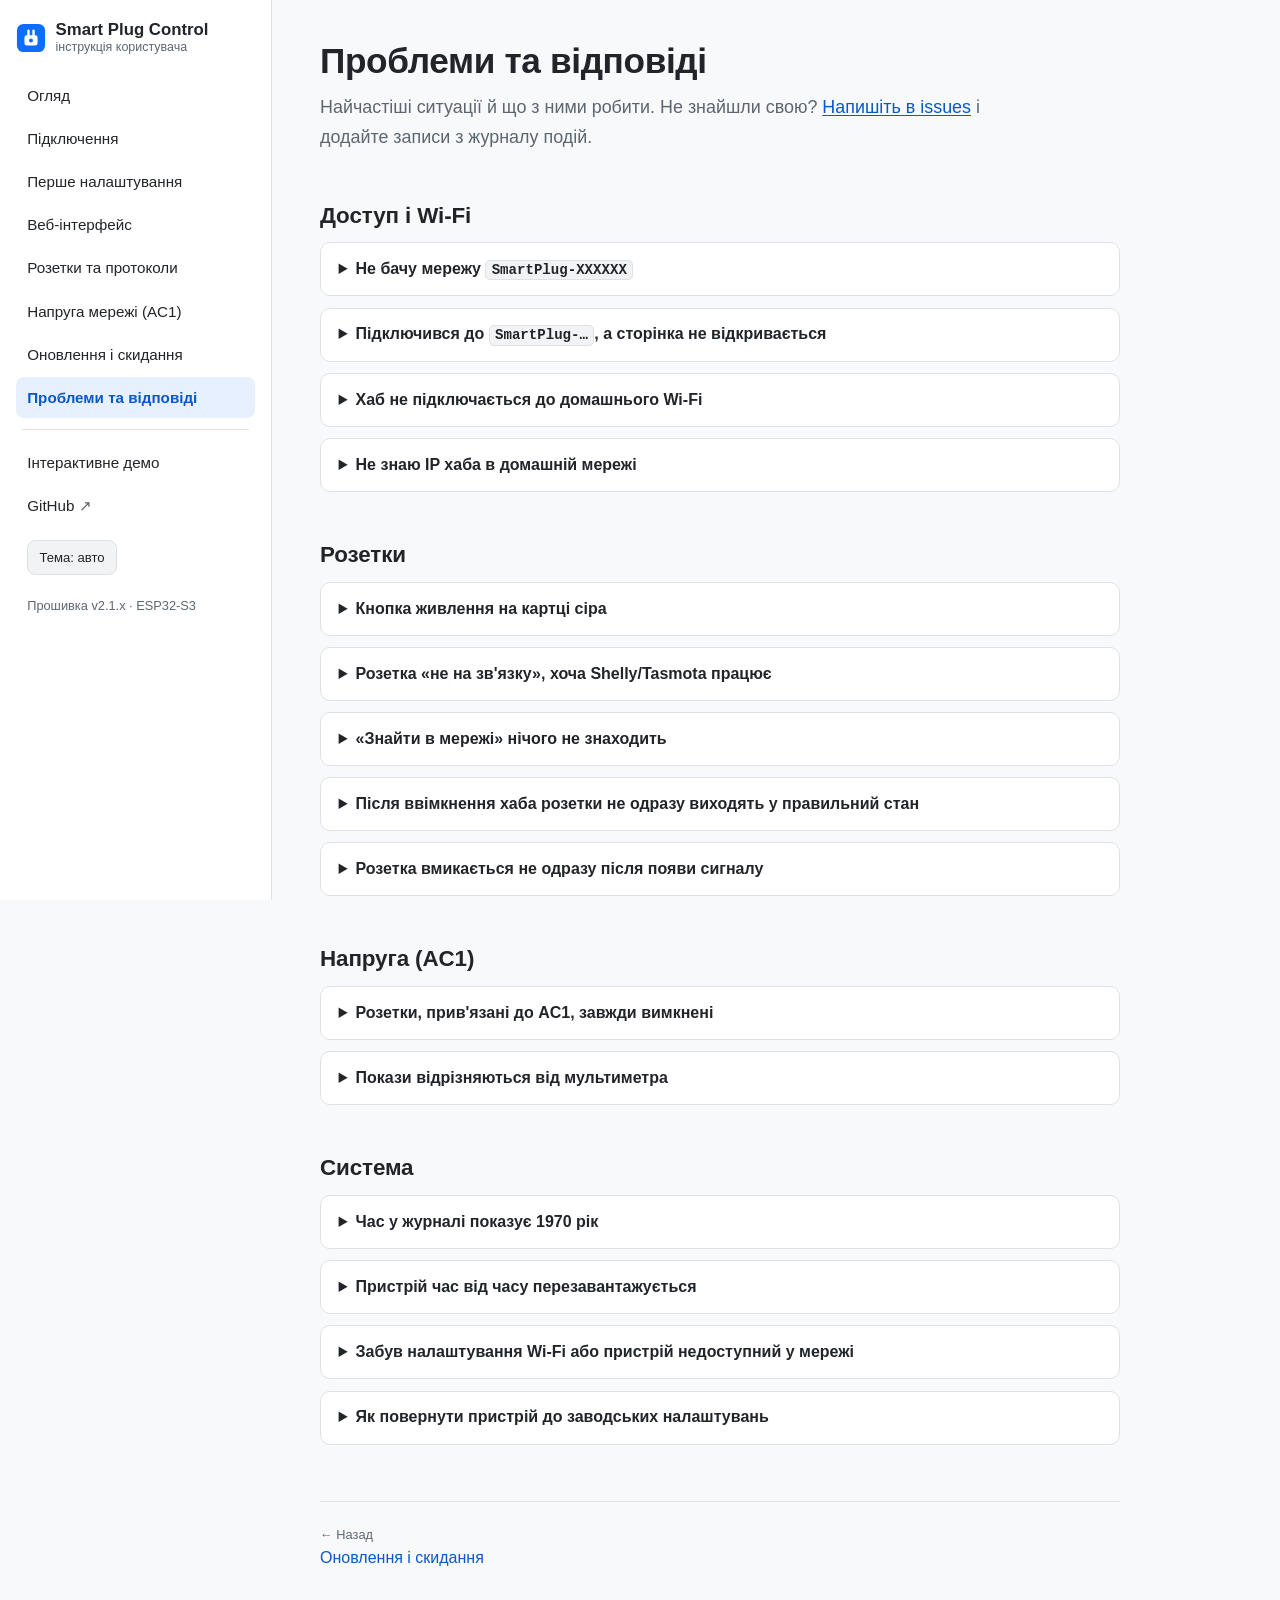
<file: docs/faq.html>
<!doctype html>
<html lang="uk">
<head>
    <meta charset="utf-8">
    <meta name="viewport" content="width=device-width, initial-scale=1">
    <title>Проблеми та відповіді — Smart Plug Control</title>
    <meta name="description"
          content="Часті питання та вирішення проблем Smart Plug Control: Wi-Fi, розетки, пошук, напруга, оновлення.">
    <link rel="icon" type="image/svg+xml" href="assets/favicon.svg">
    <link rel="stylesheet" href="assets/site.css">
</head>
<body>
<a class="skip" href="#main">До змісту</a>
<div class="shell">
    <aside class="side" id="side">
        <noscript><a href="index.html">Огляд</a></noscript>
    </aside>
    <main id="main">

        <h1>Проблеми та відповіді</h1>
        <p class="lead">Найчастіші ситуації й що з ними робити. Не знайшли свою? <a
                href="https://github.com/vmexanik/smart-plug-control/issues" target="_blank" rel="noopener">Напишіть в
            issues</a> і додайте записи з журналу подій.</p>

        <h2 id="access">Доступ і Wi-Fi</h2>

        <details>
            <summary>Не бачу мережу <code>SmartPlug-XXXXXX</code></summary>
            <ul>
                <li>Перевірте живлення: світлодіод має блимати раз на секунду. Якщо він не блимає, прошивка не
                    стартувала (перевірте блок живлення).
                </li>
                <li>Зачекайте до хвилини після вмикання.</li>
                <li>Точка доступу працює у діапазоні 2,4 ГГц. Деякі телефони її не показують, якщо вимкнено сумісність з
                    2,4 ГГц.
                </li>
            </ul>
        </details>

        <details>
            <summary>Підключився до <code>SmartPlug-…</code>, а сторінка не відкривається</summary>
            <p>Введіть <code>http://192.168.4.1</code> вручну (саме <code>http</code>, а не <code>https</code>). Якщо
                телефон перемикається на мобільний інтернет, дозвольте йому лишитись у мережі без інтернету, або
                вимкніть на хвилину мобільні дані.</p>
        </details>

        <details>
            <summary>Хаб не підключається до домашнього Wi-Fi</summary>
            <ul>
                <li>Перевірте пароль («Показати» у полі пароля). Після трьох відмов автентифікації підряд хаб перестає
                    пробувати: введіть дані ще раз і натисніть «Підключити».
                </li>
                <li>Мережа має бути 2,4 ГГц. На 5 ГГц хаб не працює.</li>
                <li>Не підтримується вхід через «портал».</li>
            </ul>
        </details>

        <details>
            <summary>Не знаю IP хаба в домашній мережі</summary>
            <p>Підключіться до його точки доступу <code>SmartPlug-…</code>: IP у домашній мережі виводиться у рядку
                статусу вгорі та в розділі Wi-Fi. Або знайдіть пристрій у списку клієнтів вашого роутера.</p>
        </details>

        <h2 id="plugs">Розетки</h2>

        <details>
            <summary>Кнопка живлення на картці сіра</summary>
            <p>Є дві причини, обидві видно у підказці над кнопкою: розетка <strong>керується входом</strong> (вручну не
                перемикається) або вона <strong>не на зв'язку</strong>. Щоб керувати нею вручну, виберіть у
                налаштуваннях розетки вхід «— (тільки вручну)».</p>
        </details>

        <details>
            <summary>Розетка «не на зв'язку», хоча Shelly/Tasmota працює</summary>
            <ul>
                <li>Швидше за все змінилась IP-адреса розетки. Додайте її знову через «Знайти в мережі» або виправте IP
                    у формі, а на роутері закріпіть за нею постійну адресу.
                </li>
                <li>Розетка і хаб мають бути в одній підмережі.</li>
                <li>Якщо на розетці ввімкнено пароль, вкажіть його у формі.</li>
            </ul>
        </details>

        <details>
            <summary>«Знайти в мережі» нічого не знаходить</summary>
            <ul>
                <li>Хаб має бути підключений до домашнього Wi-Fi (а не лише до своєї точки доступу).</li>
                <li>Пошук бачить лише пристрої в тій самій підмережі. Гостьова мережа чи окрема VLAN не підходять.</li>
                <li>Дайте пошуку попрацювати кілька проходів: частина пристроїв відповідає не з першого разу.</li>
                <li>Не знайдений пристрій можна додати вручну за IP.</li>
            </ul>
        </details>

        <details>
            <summary>Після ввімкнення хаба розетки не одразу виходять у правильний стан</summary>
            <p>Це очікувано. Хаб спочатку підключається до Wi-Fi, а лише потім розсилає команди за станом входів. Якщо
                Wi-Fi недоступний, застосування стану входів пропускається, бо надіслати команду нікуди.</p>
        </details>

        <details>
            <summary>Розетка вмикається не одразу після появи сигналу</summary>
            <p>Це затримка увімкнення розетки (0–600 с). Вона задається у формі розетки, і вимкнення завжди миттєве.</p>
        </details>

        <h2 id="voltage">Напруга (AC1)</h2>

        <details>
            <summary>Розетки, прив'язані до AC1, завжди вимкнені</summary>
            <ul>
                <li>Прапорець AC1 має бути позначений у «Вхідних тригерах» і збережений.</li>
                <li>Подивіться показ «U = … В» у налаштуваннях AC. Якщо там 0 або «немає мережі», перевірте підключення
                    входу АС1.
                </li>
                <li>Якщо напруга поза межами (за замовчуванням 198–253 В), розетки вимкнені навмисно.</li>
            </ul>
        </details>

        <details>
            <summary>Покази відрізняються від мультиметра</summary>
            <p>Виконайте <a href="ac.html#cal">калібрування</a> за напруги близько 230 В.</p>
        </details>

        <h2 id="system">Система</h2>

        <details>
            <summary>Час у журналі показує 1970 рік</summary>
            <p>Час ще не синхронізовано. Потрібен інтернет для NTP, або виставте час вручну в розділі «Дата і час».</p>
        </details>


        <details>
            <summary>Пристрій час від часу перезавантажується</summary>
            <p>Подивіться журнал: запис <code>boot</code> містить причину попереднього перезавантаження. Якщо причина
                «brownout», проблема в живленні. Якщо «task watchdog» чи «panic», збережіть записи журналу й відправте
                автору.</p>
        </details>

        <details>
            <summary>Забув налаштування Wi-Fi або пристрій недоступний у мережі</summary>
            <p>Підключіться до точки доступу <code>SmartPlug-…</code> (пароль <code>plugsetup</code>, якщо не змінювали;
                після скидання до заводських налаштувань пароль теж стандартний) і введіть Wi-Fi знову.</p>
        </details>

        <details>
            <summary>Як повернути пристрій до заводських налаштувань</summary>
            <p>Кнопка внизу «Системних налаштувань». Докладно: <a href="maintenance.html#reset">Оновлення і скидання</a>.
            </p>
        </details>

    </main>
</div>
<script src="assets/site.js"></script>
</body>
</html>
</file>
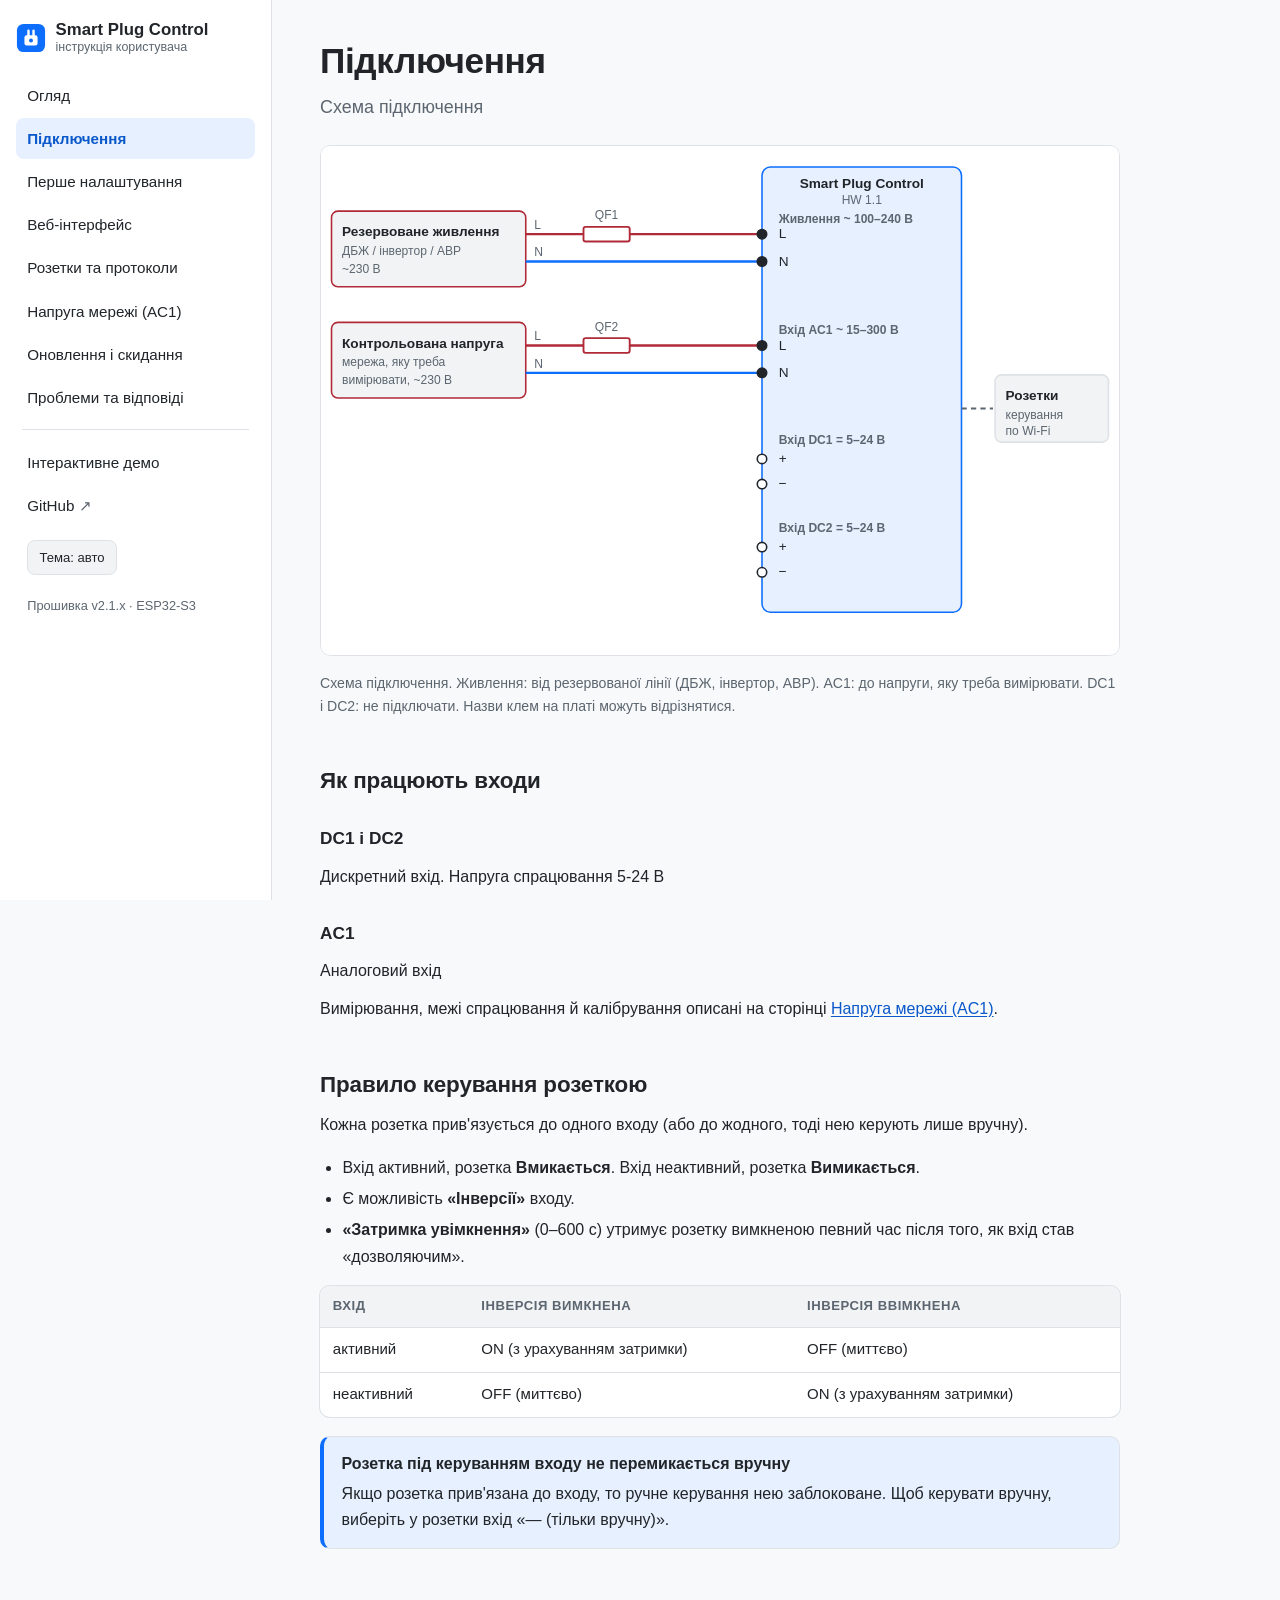
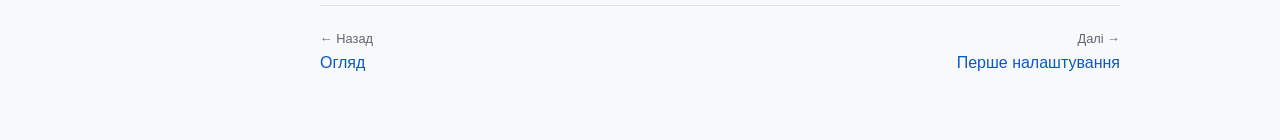
<file: docs/hardware.html>
<!doctype html>
<html lang="uk">
<head>
    <meta charset="utf-8">
    <meta name="viewport" content="width=device-width, initial-scale=1">
    <title>Підключення — Smart Plug Control</title>
    <meta name="description" content="Піни ESP32-S3, входи AC1, DC1, DC2, модуль ZMPT101B, логіка керування розетками.">
    <link rel="icon" type="image/svg+xml" href="assets/favicon.svg">
    <link rel="stylesheet" href="assets/site.css">
</head>
<body>
<a class="skip" href="#main">До змісту</a>
<div class="shell">
    <aside class="side" id="side">
        <noscript><a href="index.html">Огляд</a></noscript>
    </aside>
    <main id="main">

        <h1>Підключення</h1>
        <p class="lead">Схема підключення</p>

        <figure>
<div class="tscroll">
<svg viewBox="0 0 760 484" role="img" aria-labelledby="wiring-t wiring-d" xmlns="http://www.w3.org/2000/svg">
  <title id="wiring-t">Схема підключення Smart Plug Control HW 1.1</title>
  <desc id="wiring-d">Клеми живлення L і N підключені через автомат до резервованого живлення (ДБЖ, інвертор або АВР). Клеми AC1 L і N підключені через автомат до напруги, яку потрібно вимірювати. Клеми DC1 і DC2 не підключені. Хаб керує розетками по Wi-Fi.</desc>

  <!-- джерела -->
  <rect class="dg-box dg-hv" x="10" y="62" width="185" height="72" rx="6"/>
  <text class="dg-txt dg-b" x="20" y="86">Резервоване живлення</text>
  <text class="dg-sub" x="20" y="104">ДБЖ / інвертор / АВР</text>
  <text class="dg-sub" x="20" y="121">~230 В</text>

  <rect class="dg-box dg-hv" x="10" y="168" width="185" height="72" rx="6"/>
  <text class="dg-txt dg-b" x="20" y="192">Контрольована напруга</text>
  <text class="dg-sub" x="20" y="210">мережа, яку треба</text>
  <text class="dg-sub" x="20" y="227">вимірювати, ~230 В</text>

  <!-- проводи живлення -->
  <path class="dg-l" d="M195 84H420"/>
  <path class="dg-n" d="M195 110H420"/>
  <rect class="dg-qf" x="250" y="77" width="44" height="14" rx="2"/>
  <text class="dg-sub" x="272" y="70" text-anchor="middle">QF1</text>
  <text class="dg-sub" x="203" y="79">L</text>
  <text class="dg-sub" x="203" y="105">N</text>

  <!-- проводи AC1 -->
  <path class="dg-l" d="M195 190H420"/>
  <path class="dg-n" d="M195 216H420"/>
  <rect class="dg-qf" x="250" y="183" width="44" height="14" rx="2"/>
  <text class="dg-sub" x="272" y="176" text-anchor="middle">QF2</text>
  <text class="dg-sub" x="203" y="185">L</text>
  <text class="dg-sub" x="203" y="211">N</text>

  <!-- пристрій -->
  <rect class="dg-mcu" x="420" y="20" width="190" height="424" rx="8"/>
  <text class="dg-txt dg-b" x="515" y="40" text-anchor="middle">Smart Plug Control</text>
  <text class="dg-sub" x="515" y="55" text-anchor="middle">HW 1.1</text>

  <text class="dg-sub dg-b" x="436" y="73">Живлення ~ 100–240 В</text>
  <circle class="dg-term on" cx="420" cy="84" r="4.5"/>
  <text class="dg-txt" x="436" y="88">L</text>
  <circle class="dg-term on" cx="420" cy="110" r="4.5"/>
  <text class="dg-txt" x="436" y="114">N</text>

  <text class="dg-sub dg-b" x="436" y="179">Вхід AC1 ~ 15–300 В</text>
  <circle class="dg-term on" cx="420" cy="190" r="4.5"/>
  <text class="dg-txt" x="436" y="194">L</text>
  <circle class="dg-term on" cx="420" cy="216" r="4.5"/>
  <text class="dg-txt" x="436" y="220">N</text>

  <text class="dg-sub dg-b" x="436" y="284">Вхід DC1 = 5–24 В</text>
  <circle class="dg-term" cx="420" cy="298" r="4.5"/>
  <text class="dg-txt" x="436" y="302">+</text>
  <circle class="dg-term" cx="420" cy="322" r="4.5"/>
  <text class="dg-txt" x="436" y="326">−</text>

  <text class="dg-sub dg-b" x="436" y="368">Вхід DC2 = 5–24 В</text>
  <circle class="dg-term" cx="420" cy="382" r="4.5"/>
  <text class="dg-txt" x="436" y="386">+</text>
  <circle class="dg-term" cx="420" cy="406" r="4.5"/>
  <text class="dg-txt" x="436" y="410">−</text>


  <!-- керування розетками -->
  <path class="dg-open" d="M610 250H640"/>
  <rect class="dg-box" x="642" y="218" width="108" height="64" rx="6"/>
  <text class="dg-txt dg-b" x="652" y="242">Розетки</text>
  <text class="dg-sub" x="652" y="260">керування</text>
  <text class="dg-sub" x="652" y="275">по Wi-Fi</text>

</svg>
</div>
<figcaption>Схема підключення. Живлення: від резервованої лінії (ДБЖ, інвертор, АВР). AC1: до напруги, яку треба вимірювати. DC1 і DC2: не підключати. Назви клем на платі можуть відрізнятися.</figcaption>
</figure>

        <h2 id="inputs">Як працюють входи</h2>

        <h3>DC1 і DC2</h3>
        <p>Дискретний вхід. Напруга спрацювання 5-24 В</p>

        <h3>AC1</h3>
        <p>Аналоговий вхід</p>
        <p>Вимірювання, межі спрацювання й калібрування описані на сторінці <a href="ac.html">Напруга мережі (AC1)</a>.</p>

        <h2 id="logic">Правило керування розеткою</h2>
        <p>Кожна розетка прив'язується до одного входу (або до жодного, тоді нею керують лише вручну).</p>
        <ul>
            <li>Вхід активний, розетка <strong>Вмикається</strong>. Вхід неактивний, розетка <strong>Вимикається</strong>.</li>
            <li>Є можливість <strong>«Інверсії»</strong> входу.
            </li>
            <li><strong>«Затримка увімкнення»</strong> (0–600 с) утримує розетку вимкненою певний час після того, як
                вхід став «дозволяючим».
            </li>
        </ul>

        <table>
            <tr>
                <th>Вхід</th>
                <th>Інверсія вимкнена</th>
                <th>Інверсія ввімкнена</th>
            </tr>
            <tr>
                <td>активний</td>
                <td>ON (з урахуванням затримки)</td>
                <td>OFF (миттєво)</td>
            </tr>
            <tr>
                <td>неактивний</td>
                <td>OFF (миттєво)</td>
                <td>ON (з урахуванням затримки)</td>
            </tr>
        </table>

        <div class="callout note">
            <span class="t">Розетка під керуванням входу не перемикається вручну</span>
            Якщо розетка прив'язана до входу, то ручне керування нею заблоковане.
          Щоб керувати вручну, виберіть у розетки вхід «— (тільки вручну)».
        </div>

    </main>
</div>
<script src="assets/site.js"></script>
</body>
</html>
</file>
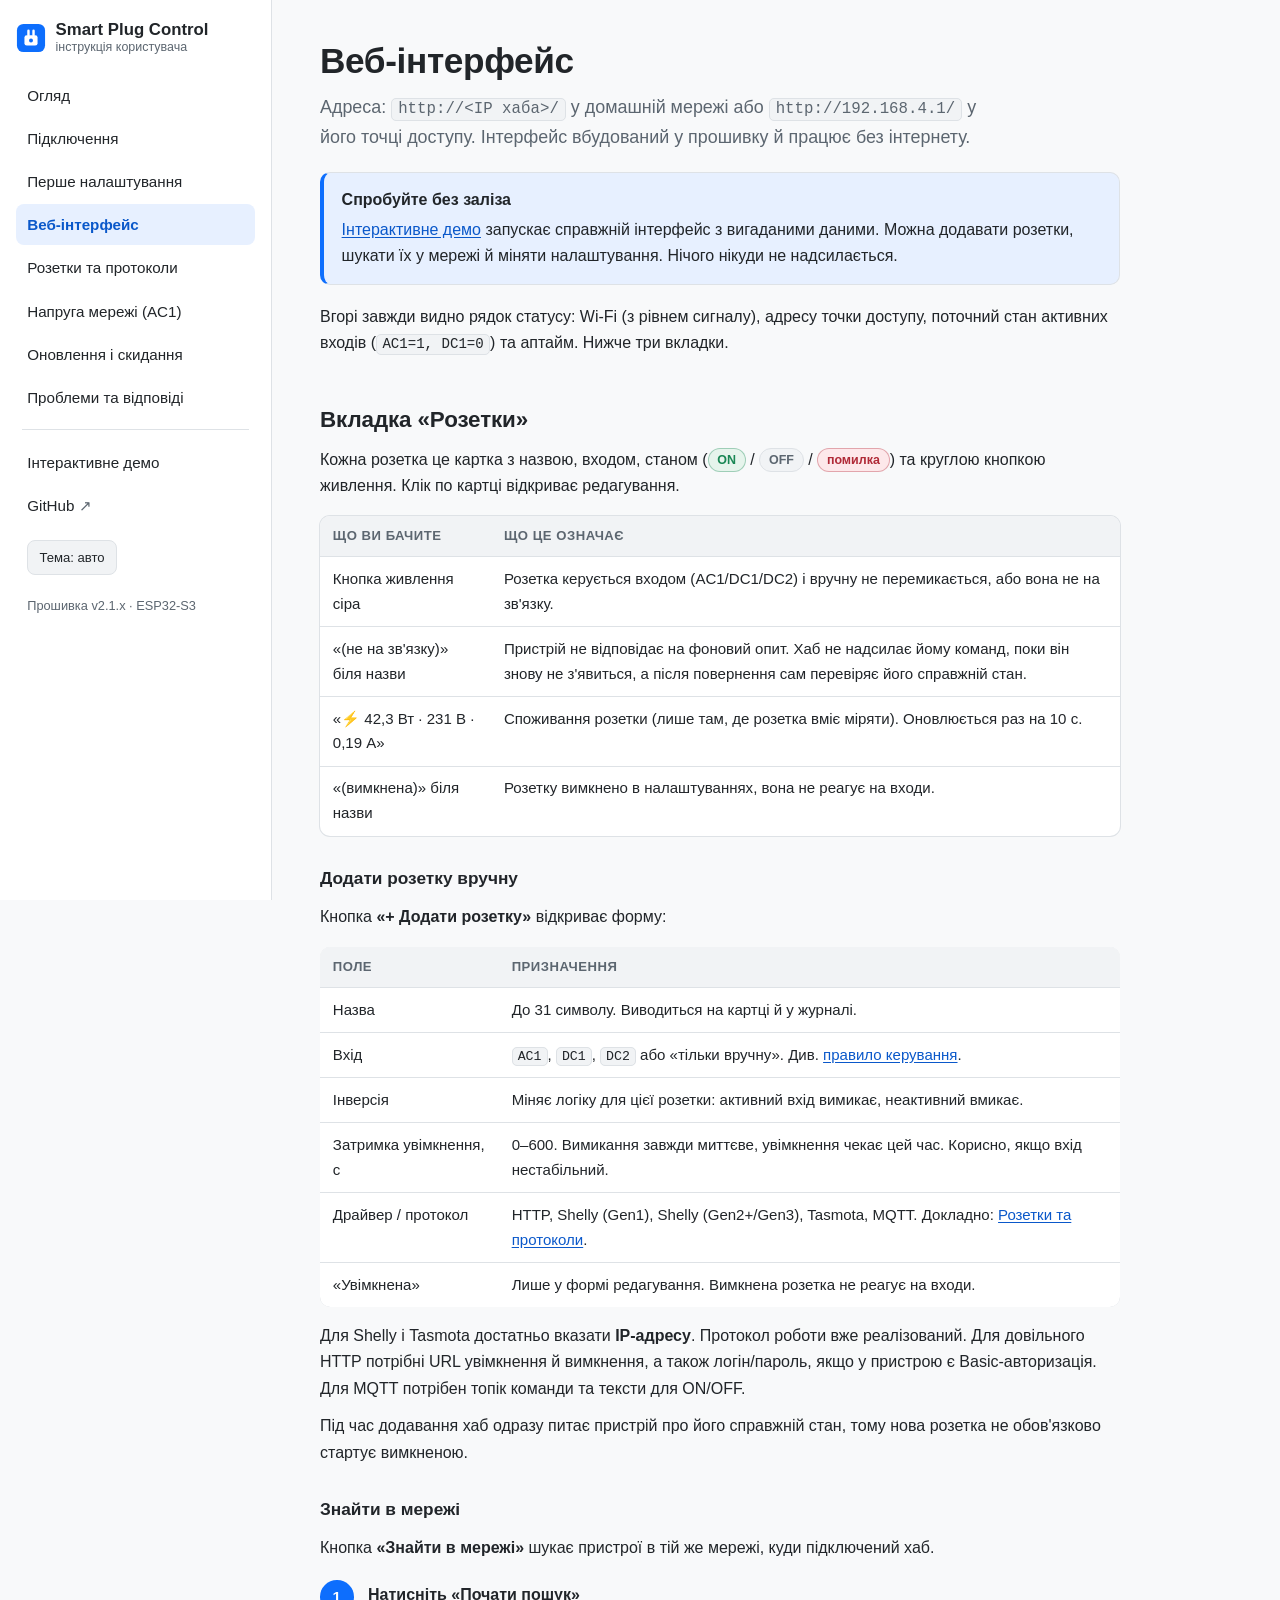
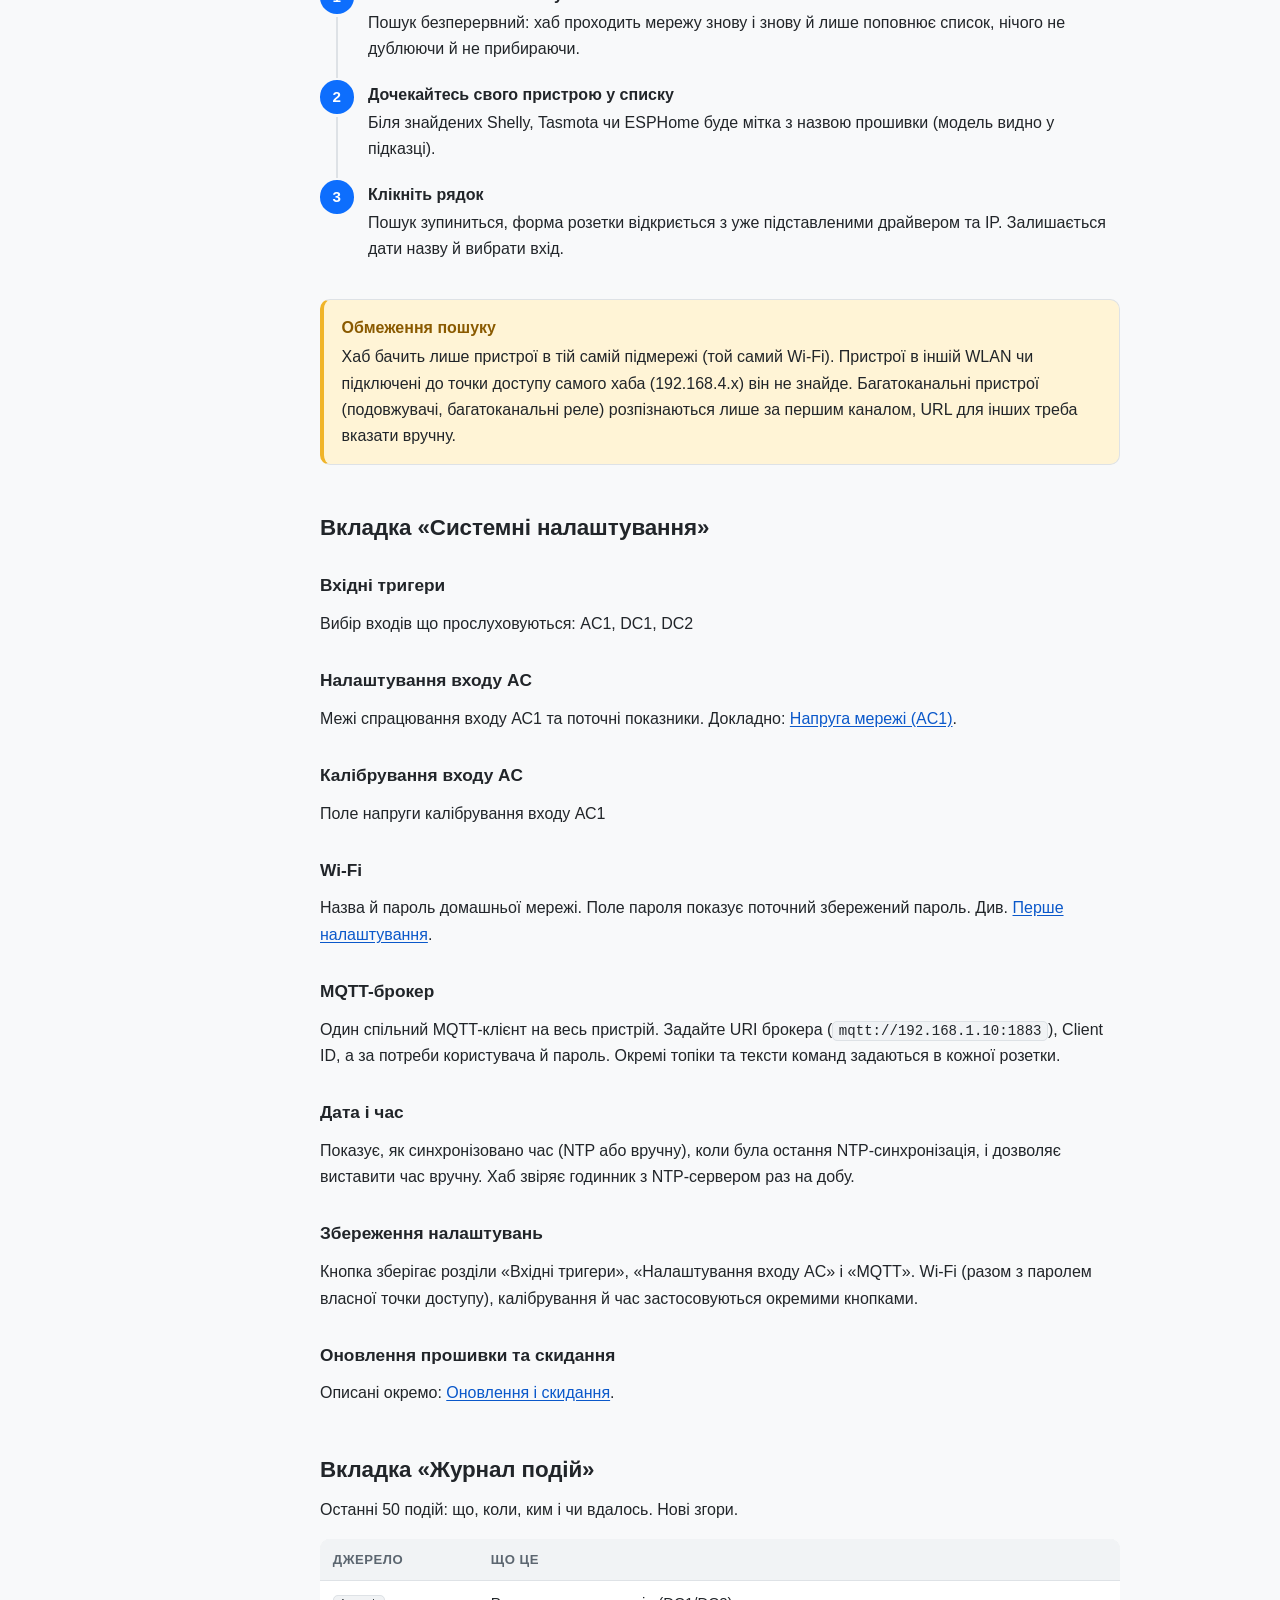
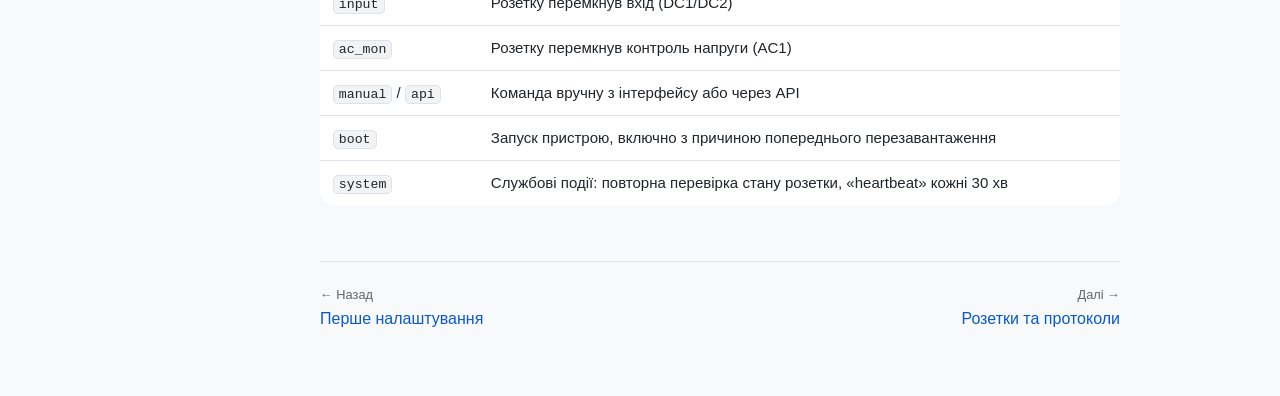
<file: docs/interface.html>
<!doctype html>
<html lang="uk">
<head>
    <meta charset="utf-8">
    <meta name="viewport" content="width=device-width, initial-scale=1">
    <title>Веб-інтерфейс — Smart Plug Control</title>
    <meta name="description"
          content="Вкладки веб-інтерфейсу Smart Plug Control: розетки, системні налаштування, журнал подій. Поля форми розетки, автопошук, MQTT.">
    <link rel="icon" type="image/svg+xml" href="assets/favicon.svg">
    <link rel="stylesheet" href="assets/site.css">
</head>
<body>
<a class="skip" href="#main">До змісту</a>
<div class="shell">
    <aside class="side" id="side">
        <noscript><a href="index.html">Огляд</a></noscript>
    </aside>
    <main id="main">

        <h1>Веб-інтерфейс</h1>
        <p class="lead">Адреса: <code>http://&lt;IP хаба&gt;/</code> у домашній мережі або
            <code>http://192.168.4.1/</code> у його точці доступу. Інтерфейс вбудований у прошивку й працює без
            інтернету.</p>

        <div class="callout note">
            <span class="t">Спробуйте без заліза</span>
            <a href="demo/index.html">Інтерактивне демо</a> запускає справжній інтерфейс з вигаданими даними. Можна
            додавати розетки, шукати їх у мережі й міняти налаштування. Нічого нікуди не надсилається.
        </div>

        <p>Вгорі завжди видно рядок статусу: Wi-Fi (з рівнем сигналу), адресу точки доступу, поточний стан активних
            входів (<code>AC1=1, DC1=0</code>) та аптайм. Нижче три вкладки.</p>

        <h2 id="plugs">Вкладка «Розетки»</h2>
        <p>Кожна розетка це картка з назвою, входом, станом (<span class="pill on">ON</span> / <span class="pill off">OFF</span>
            / <span class="pill no">помилка</span>) та круглою кнопкою живлення. Клік по картці відкриває редагування.
        </p>

        <table>
            <tr>
                <th>Що ви бачите</th>
                <th>Що це означає</th>
            </tr>
            <tr>
                <td>Кнопка живлення сіра</td>
                <td>Розетка керується входом (AC1/DC1/DC2) і вручну не перемикається, або вона не на зв'язку.</td>
            </tr>
            <tr>
                <td>«(не на зв'язку)» біля назви</td>
                <td>Пристрій не відповідає на фоновий опит. Хаб не надсилає йому команд, поки він знову не з'явиться, а
                    після повернення сам перевіряє його справжній стан.
                </td>
            </tr>
            <tr>
                <td>«⚡ 42,3 Вт · 231 В · 0,19 А»</td>
                <td>Споживання розетки (лише там, де розетка вміє міряти). Оновлюється раз на 10 с.</td>
            </tr>
            <tr>
                <td>«(вимкнена)» біля назви</td>
                <td>Розетку вимкнено в налаштуваннях, вона не реагує на входи.</td>
            </tr>
        </table>

        <h3 id="add">Додати розетку вручну</h3>
        <p>Кнопка <strong>«+ Додати розетку»</strong> відкриває форму:</p>
        <div class="tscroll">
            <table>
                <tr>
                    <th>Поле</th>
                    <th>Призначення</th>
                </tr>
                <tr>
                    <td>Назва</td>
                    <td>До 31 символу. Виводиться на картці й у журналі.</td>
                </tr>
                <tr>
                    <td>Вхід</td>
                    <td><code>AC1</code>, <code>DC1</code>, <code>DC2</code> або «тільки вручну». Див. <a
                            href="hardware.html#logic">правило керування</a>.
                    </td>
                </tr>
                <tr>
                    <td>Інверсія</td>
                    <td>Міняє логіку для цієї розетки: активний вхід вимикає, неактивний вмикає.</td>
                </tr>
                <tr>
                    <td>Затримка увімкнення, с</td>
                    <td>0–600. Вимикання завжди миттєве, увімкнення чекає цей час. Корисно, якщо вхід нестабільний.</td>
                </tr>
                <tr>
                    <td>Драйвер / протокол</td>
                    <td>HTTP, Shelly (Gen1), Shelly (Gen2+/Gen3), Tasmota, MQTT. Докладно: <a href="devices.html">Розетки
                        та протоколи</a>.
                    </td>
                </tr>
                <tr>
                    <td>«Увімкнена»</td>
                    <td>Лише у формі редагування. Вимкнена розетка не реагує на входи.</td>
                </tr>
            </table>
        </div>

        <p>Для Shelly і Tasmota достатньо вказати <strong>IP-адресу</strong>. Протокол роботи вже реалізований. Для
            довільного HTTP потрібні URL увімкнення й вимкнення, а також логін/пароль, якщо у пристрою є
            Basic-авторизація. Для MQTT потрібен топік команди та тексти для ON/OFF.</p>

        <p>Під час додавання хаб одразу питає пристрій про його справжній стан, тому нова розетка не обов'язково стартує
            вимкненою.</p>

        <h3 id="scan">Знайти в мережі</h3>
        <p>Кнопка <strong>«Знайти в мережі»</strong> шукає пристрої в тій же мережі, куди підключений хаб.</p>
        <ol class="steps">
            <li><strong>Натисніть «Почати пошук»</strong>
                Пошук безперервний: хаб проходить мережу знову і знову й лише поповнює список, нічого не дублюючи й не
                прибираючи.
            </li>
            <li><strong>Дочекайтесь свого пристрою у списку</strong>
                Біля знайдених Shelly, Tasmota чи ESPHome буде мітка з назвою прошивки (модель видно у підказці).
            </li>
            <li><strong>Клікніть рядок</strong>
                Пошук зупиниться, форма розетки відкриється з уже підставленими драйвером та IP. Залишається дати назву
                й вибрати вхід.
            </li>
        </ol>

        <div class="callout warn">
            <span class="t">Обмеження пошуку</span>
            Хаб бачить лише пристрої в тій самій підмережі (той самий Wi-Fi). Пристрої в іншій WLAN чи підключені до
            точки доступу самого хаба (192.168.4.x) він не знайде. Багатоканальні пристрої (подовжувачі, багатоканальні реле) розпізнаються лише за першим каналом, URL для
            інших треба вказати вручну.
        </div>

        <h2 id="settings">Вкладка «Системні налаштування»</h2>

        <h3>Вхідні тригери</h3>
        <p>Вибір входів що прослуховуються: AC1, DC1, DC2</p>

        <h3>Налаштування входу AC</h3>
        <p>Межі спрацювання входу АС1 та поточні показники. Докладно: <a
                href="ac.html">Напруга мережі (AC1)</a>.</p>

        <h3>Калібрування входу AC</h3>
        <p>Поле напруги калібрування входу АС1</p>

        <h3>Wi-Fi</h3>
        <p>Назва й пароль домашньої мережі. Поле пароля показує поточний збережений пароль. Див. <a href="setup.html#wifi">Перше налаштування</a>.</p>

        <h3>MQTT-брокер</h3>
        <p>Один спільний MQTT-клієнт на весь пристрій. Задайте URI брокера (<code>mqtt://192.168.1.10:1883</code>),
            Client ID, а за потреби користувача й пароль. Окремі топіки та тексти команд задаються в кожної розетки.
            </p>

        <h3>Дата і час</h3>
        <p>Показує, як синхронізовано час (NTP або вручну), коли була остання NTP-синхронізація, і дозволяє виставити
            час вручну. Хаб звіряє годинник з NTP-сервером раз на добу.</p>

        <h3>Збереження налаштувань</h3>
        <p>Кнопка зберігає розділи «Вхідні тригери», «Налаштування входу AC» і «MQTT». Wi-Fi (разом з паролем власної
            точки доступу), калібрування й час застосовуються окремими кнопками.</p>

        <h3>Оновлення прошивки та скидання</h3>
        <p>Описані окремо: <a href="maintenance.html">Оновлення і скидання</a>.</p>

        <h2 id="log">Вкладка «Журнал подій»</h2>
        <p>Останні 50 подій: що, коли, ким і чи вдалось. Нові згори.</p>
        <div class="tscroll">
            <table>
                <tr>
                    <th>Джерело</th>
                    <th>Що це</th>
                </tr>
                <tr>
                    <td><code>input</code></td>
                    <td>Розетку перемкнув вхід (DC1/DC2)</td>
                </tr>
                <tr>
                    <td><code>ac_mon</code></td>
                    <td>Розетку перемкнув контроль напруги (AC1)</td>
                </tr>
                <tr>
                    <td><code>manual</code> / <code>api</code></td>
                    <td>Команда вручну з інтерфейсу або через API</td>
                </tr>
                <tr>
                    <td><code>boot</code></td>
                    <td>Запуск пристрою, включно з причиною попереднього перезавантаження</td>
                </tr>
                <tr>
                    <td><code>system</code></td>
                    <td>Службові події: повторна перевірка стану розетки, «heartbeat» кожні 30 хв</td>
                </tr>
            </table>
        </div>

    </main>
</div>
<script src="assets/site.js"></script>
</body>
</html>
</file>
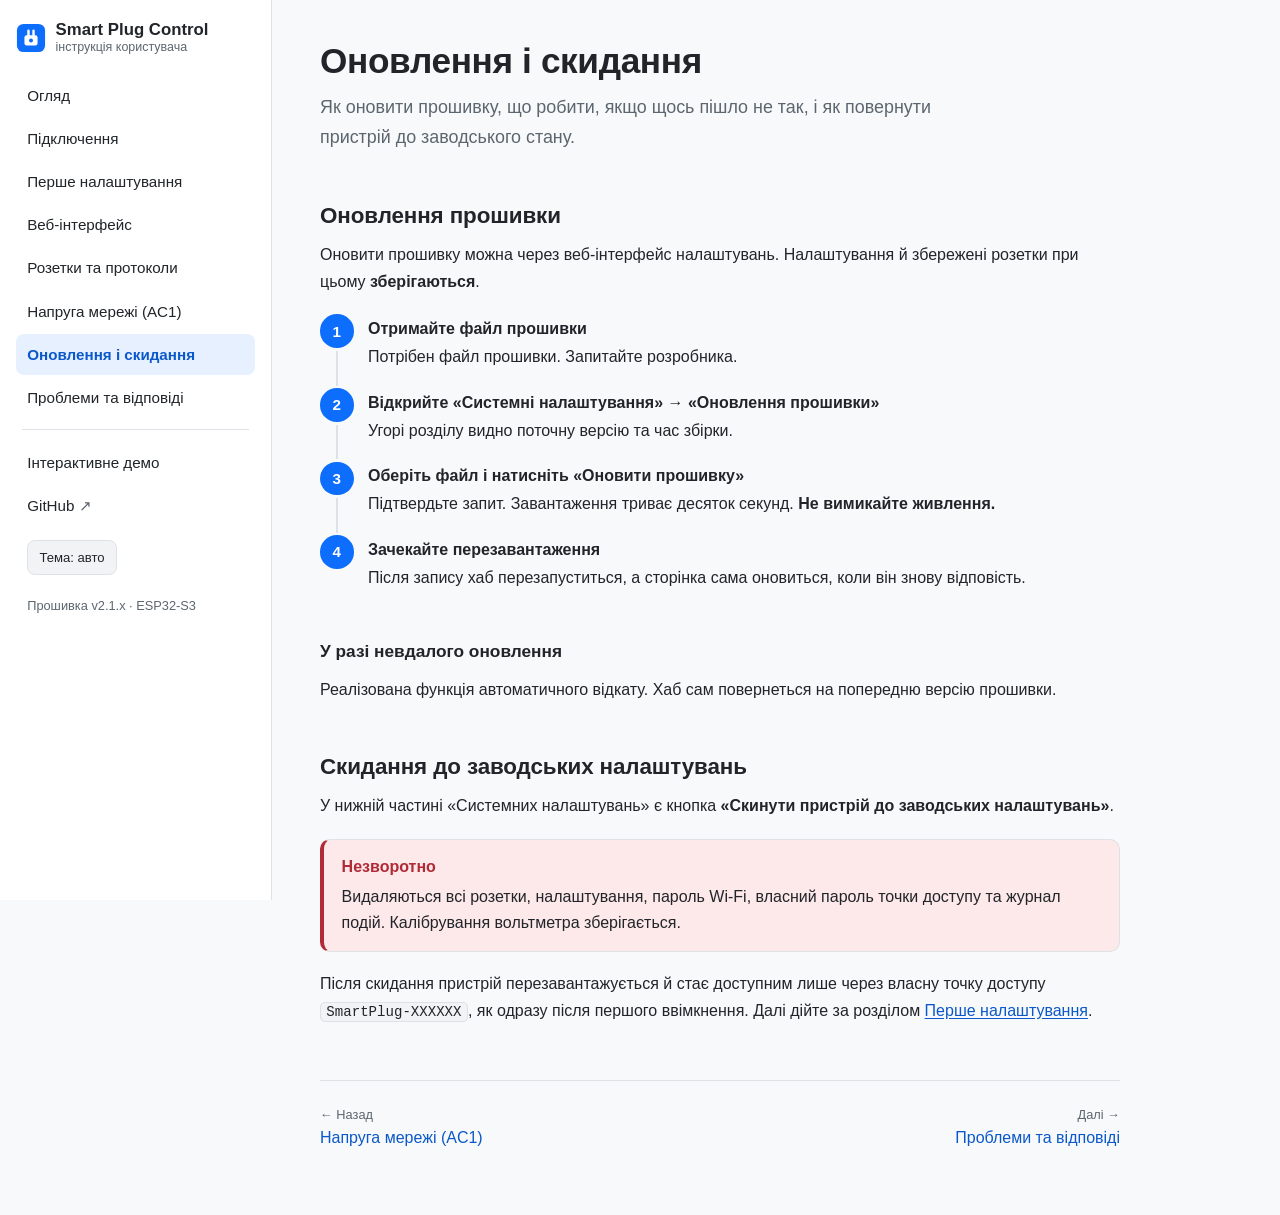
<file: docs/maintenance.html>
<!doctype html>
<html lang="uk">
<head>
    <meta charset="utf-8">
    <meta name="viewport" content="width=device-width, initial-scale=1">
    <title>Оновлення і скидання — Smart Plug Control</title>
    <meta name="description"
          content="Оновлення прошивки Smart Plug Control з браузера (OTA), автоматичний відкат, скидання до заводських налаштувань, самовідновлення.">
    <link rel="icon" type="image/svg+xml" href="assets/favicon.svg">
    <link rel="stylesheet" href="assets/site.css">
</head>
<body>
<a class="skip" href="#main">До змісту</a>
<div class="shell">
    <aside class="side" id="side">
        <noscript><a href="index.html">Огляд</a></noscript>
    </aside>
    <main id="main">

        <h1>Оновлення і скидання</h1>
        <p class="lead">Як оновити прошивку, що робити, якщо щось пішло не так, і як повернути пристрій до
            заводського стану.</p>

        <h2 id="ota">Оновлення прошивки</h2>
        <p>Оновити прошивку можна через веб-інтерфейс налаштувань. Налаштування й збережені розетки при
            цьому <strong>зберігаються</strong>.</p>

        <ol class="steps">
            <li><strong>Отримайте файл прошивки</strong>
                Потрібен файл прошивки. Запитайте розробника.
            </li>
            <li><strong>Відкрийте «Системні налаштування» → «Оновлення прошивки»</strong>
                Угорі розділу видно поточну версію та час збірки.
            </li>
            <li><strong>Оберіть файл і натисніть «Оновити прошивку»</strong>
                Підтвердьте запит. Завантаження триває десяток секунд. <strong>Не вимикайте живлення.</strong></li>
            <li><strong>Зачекайте перезавантаження</strong>
                Після запису хаб перезапуститься, а сторінка сама оновиться, коли він знову відповість.
            </li>
        </ol>

        <h3>У разі невдалого оновлення</h3>
        <p>Реалізована функція автоматичного відкату. Хаб сам повернеться на попередню версію прошивки.</p>

        <h2 id="reset">Скидання до заводських налаштувань</h2>
        <p>У нижній частині «Системних налаштувань» є кнопка <strong>«Скинути пристрій до заводських
            налаштувань»</strong>.</p>
        <div class="callout danger">
            <span class="t">Незворотно</span>
            Видаляються всі розетки, налаштування, пароль Wi-Fi, власний пароль точки доступу та журнал подій.
            Калібрування вольтметра зберігається.
        </div>
        <p>Після скидання пристрій перезавантажується й стає доступним лише через власну точку доступу <code>SmartPlug-XXXXXX</code>,
            як одразу після першого ввімкнення. Далі дійте за розділом <a href="setup.html">Перше налаштування</a>.</p>

    </main>
</div>
<script src="assets/site.js"></script>
</body>
</html>
</file>
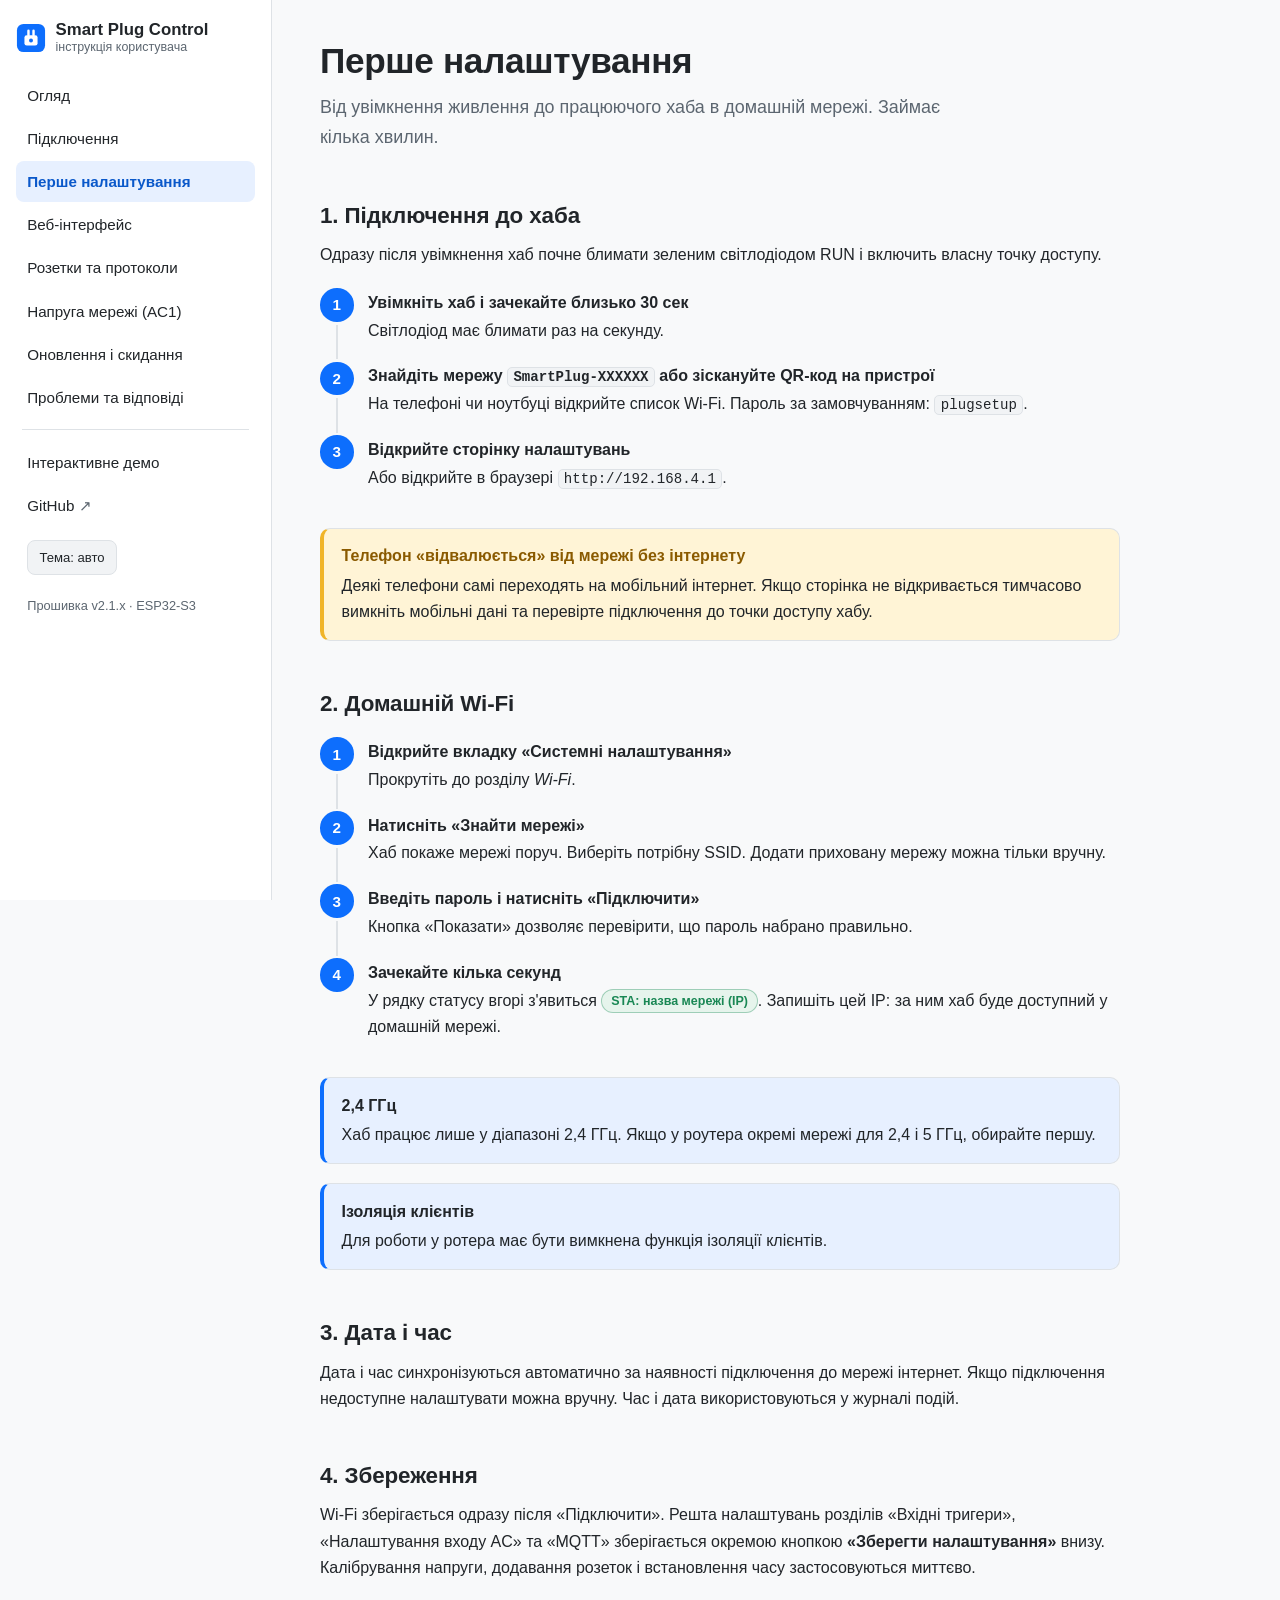
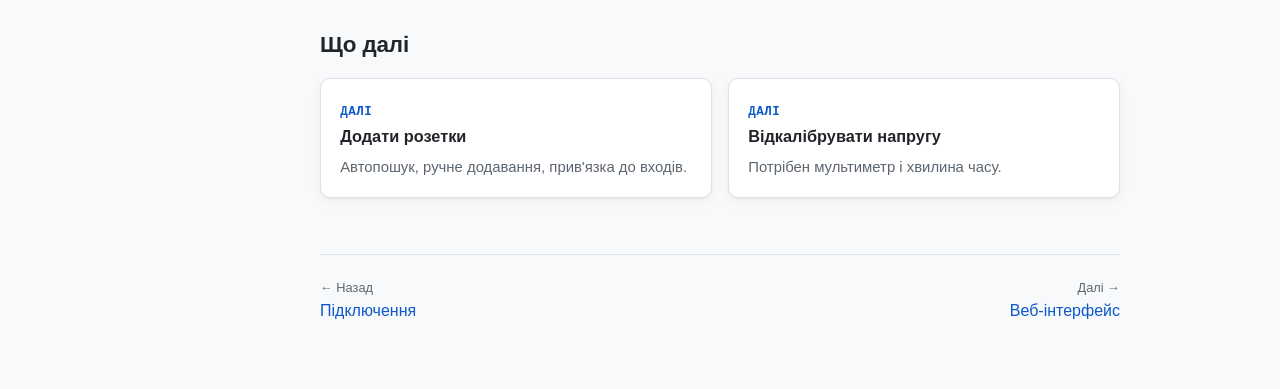
<file: docs/setup.html>
<!doctype html>
<html lang="uk">
<head>
    <meta charset="utf-8">
    <meta name="viewport" content="width=device-width, initial-scale=1">
    <title>Перше налаштування — Smart Plug Control</title>
    <meta name="description"
          content="Перше підключення до Smart Plug Control: точка доступу, вибір домашнього Wi-Fi, перевірка часу.">
    <link rel="icon" type="image/svg+xml" href="assets/favicon.svg">
    <link rel="stylesheet" href="assets/site.css">
</head>
<body>
<a class="skip" href="#main">До змісту</a>
<div class="shell">
    <aside class="side" id="side">
        <noscript><a href="index.html">Огляд</a></noscript>
    </aside>
    <main id="main">

        <h1>Перше налаштування</h1>
        <p class="lead">Від увімкнення живлення до працюючого хаба в домашній мережі. Займає кілька хвилин.</p>

        <h2 id="connect">1. Підключення до хаба</h2>
        <p>Одразу після увімкнення хаб почне блимати зеленим світлодіодом RUN і включить власну точку
            доступу.</p>

        <ol class="steps">
            <li><strong>Увімкніть хаб і зачекайте близько 30 сек</strong>
                Світлодіод має блимати раз на секунду.
            </li>
            <li><strong>Знайдіть мережу <code>SmartPlug-XXXXXX</code> або зіскануйте QR-код на пристрої</strong>
                На телефоні чи ноутбуці відкрийте список Wi-Fi. Пароль за замовчуванням: <code>plugsetup</code>.
            </li>
            <li><strong>Відкрийте сторінку налаштувань</strong>
                Або відкрийте
                в браузері <code>http://192.168.4.1</code>.
            </li>
        </ol>

        <div class="callout warn">
            <span class="t">Телефон «відвалюється» від мережі без інтернету</span>
            Деякі телефони самі переходять на мобільний інтернет. Якщо сторінка не
            відкривається тимчасово вимкніть
            мобільні дані та перевірте підключення до точки доступу хабу.
        </div>

        <h2 id="wifi">2. Домашній Wi-Fi</h2>
        <ol class="steps">
            <li><strong>Відкрийте вкладку «Системні налаштування»</strong>
                Прокрутіть до розділу <em>Wi-Fi</em>.
            </li>
            <li><strong>Натисніть «Знайти мережі»</strong>
                Хаб покаже мережі поруч. Виберіть потрібну SSID.
              Додати приховану мережу можна тільки вручну.
            </li>
            <li><strong>Введіть пароль і натисніть «Підключити»</strong>
                Кнопка «Показати» дозволяє перевірити, що пароль набрано правильно.
            </li>
            <li><strong>Зачекайте кілька секунд</strong>
                У рядку статусу вгорі з'явиться <span class="pill on">STA: назва мережі (IP)</span>. Запишіть цей IP: за
                ним хаб буде доступний у домашній мережі.
            </li>
        </ol>

        <div class="callout note">
            <span class="t">2,4 ГГц</span>
            Хаб працює лише у діапазоні 2,4 ГГц. Якщо у роутера окремі мережі для 2,4 і 5 ГГц, обирайте першу.
        </div>
      <div class="callout note">
        <span class="t">Ізоляція клієнтів</span>
        Для роботи у ротера має бути вимкнена функція ізоляції клієнтів.
      </div>

        <h2 id="time">3. Дата і час</h2>
        <p>Дата і час синхронізуються автоматично за наявності підключення до мережі інтернет. Якщо підключення недоступне
          налаштувати можна вручну. Час і дата використовуються у журналі подій.</p>

        <h2 id="save">4. Збереження</h2>
        <p>Wi-Fi зберігається одразу після «Підключити». Решта налаштувань розділів «Вхідні тригери», «Налаштування
            входу AC» та «MQTT» зберігається окремою кнопкою <strong>«Зберегти налаштування»</strong> внизу.
            Калібрування напруги, додавання розеток і встановлення часу застосовуються миттєво.</p>

        <h2 id="next">Що далі</h2>
        <div class="grid">
            <a class="card" href="interface.html"><span class="n">ДАЛІ</span>
                <h3>Додати розетки</h3>
                <p>Автопошук, ручне додавання, прив'язка до входів.</p></a>
            <a class="card" href="ac.html"><span class="n">ДАЛІ</span>
                <h3>Відкалібрувати напругу</h3>
                <p>Потрібен мультиметр і хвилина часу.</p></a>
        </div>

    </main>
</div>
<script src="assets/site.js"></script>
</body>
</html>
</file>
<file: docs/assets/site.css>
/* Smart Plug Control — документація. Без залежностей, без збірки. */

:root {
  --bg: #f8f9fa;
  --surface: #ffffff;
  --surface-2: #f1f3f5;
  --text: #212529;
  --muted: #5c6670;
  --border: #dee2e6;
  --accent: #0d6efd;
  --accent-ink: #0a58ca;
  --accent-soft: #e7f0ff;
  --good: #198754;
  --good-soft: #e6f4ec;
  --warn: #8a5a00;
  --warn-soft: #fff4d6;
  --warn-edge: #f0b429;
  --bad: #b02a37;
  --bad-soft: #fde8ea;
  --code-bg: #14181d;
  --code-ink: #e6edf3;
  --radius: 10px;
  --shadow: 0 1px 2px rgba(0, 0, 0, .06), 0 4px 14px rgba(0, 0, 0, .04);
  --mono: ui-monospace, "SFMono-Regular", Menlo, Consolas, "Liberation Mono", monospace;
  --sans: -apple-system, BlinkMacSystemFont, "Segoe UI", Roboto, "Helvetica Neue", Arial, sans-serif;
  color-scheme: light;
}

@media (prefers-color-scheme: dark) {
  :root:not([data-theme="light"]) {
    --bg: #0f1317;
    --surface: #171c22;
    --surface-2: #1e252c;
    --text: #e6e9ec;
    --muted: #9aa5b1;
    --border: #2b343d;
    --accent: #5b9dff;
    --accent-ink: #8ab9ff;
    --accent-soft: #15233a;
    --good: #4cc38a;
    --good-soft: #14291f;
    --warn: #f3c969;
    --warn-soft: #2b2310;
    --warn-edge: #b98a1f;
    --bad: #ff8a94;
    --bad-soft: #301518;
    --code-bg: #0a0d10;
    --shadow: 0 1px 2px rgba(0, 0, 0, .4);
    color-scheme: dark;
  }
}
:root[data-theme="dark"] {
  --bg: #0f1317;
  --surface: #171c22;
  --surface-2: #1e252c;
  --text: #e6e9ec;
  --muted: #9aa5b1;
  --border: #2b343d;
  --accent: #5b9dff;
  --accent-ink: #8ab9ff;
  --accent-soft: #15233a;
  --good: #4cc38a;
  --good-soft: #14291f;
  --warn: #f3c969;
  --warn-soft: #2b2310;
  --warn-edge: #b98a1f;
  --bad: #ff8a94;
  --bad-soft: #301518;
  --code-bg: #0a0d10;
  --shadow: 0 1px 2px rgba(0, 0, 0, .4);
  color-scheme: dark;
}

*, *::before, *::after { box-sizing: border-box; }
html { scroll-behavior: smooth; -webkit-text-size-adjust: 100%; }
body {
  margin: 0;
  background: var(--bg);
  color: var(--text);
  font: 16px/1.65 var(--sans);
}
a { color: var(--accent-ink); text-underline-offset: 2px; }
a:hover { text-decoration-thickness: 2px; }
img, svg { max-width: 100%; height: auto; }

/* ---------- layout ---------- */
.shell {
  display: grid;
  grid-template-columns: 17rem minmax(0, 1fr);
  min-height: 100vh;
}
.side {
  position: sticky; top: 0; align-self: start;
  height: 100vh; overflow-y: auto;
  padding: 1.25rem 1rem 2rem;
  border-right: 1px solid var(--border);
  background: var(--surface);
}
.brand {
  display: flex; align-items: center; gap: .6rem;
  text-decoration: none; color: var(--text);
  font-weight: 650; font-size: 1.05rem; line-height: 1.2;
  margin-bottom: 1.25rem;
}
.brand img { width: 30px; height: 30px; flex: none; }
.brand small { display: block; font-weight: 400; color: var(--muted); font-size: .78rem; }
.side nav { display: grid; gap: 2px; }
.side nav a {
  display: block; padding: .5rem .7rem; border-radius: 8px;
  text-decoration: none; color: var(--text); font-size: .95rem;
}
.side nav a:hover { background: var(--surface-2); }
.side nav a[aria-current="page"] { background: var(--accent-soft); color: var(--accent-ink); font-weight: 600; }
.side nav .sep { height: 1px; background: var(--border); margin: .6rem .4rem; }
.side nav a.ext::after { content: " ↗"; color: var(--muted); }
.side-foot { margin-top: 1.25rem; font-size: .8rem; color: var(--muted); padding: 0 .7rem; }
.theme-btn {
  margin: .9rem .7rem 0; padding: .35rem .7rem; font: inherit; font-size: .82rem;
  background: var(--surface-2); color: var(--text); border: 1px solid var(--border);
  border-radius: 8px; cursor: pointer;
}

main { padding: 2.5rem clamp(1rem, 4vw, 3rem) 4rem; max-width: 56rem; width: 100%; }
main > :first-child { margin-top: 0; }

/* ---------- type ---------- */
h1 { font-size: clamp(1.7rem, 3.4vw, 2.2rem); line-height: 1.2; margin: 0 0 .6rem; letter-spacing: -.01em; }
h2 { font-size: 1.4rem; line-height: 1.3; margin: 2.6rem 0 .8rem; padding-top: .4rem; letter-spacing: -.005em; }
h3 { font-size: 1.08rem; margin: 1.8rem 0 .5rem; }
p { margin: .7rem 0; }
.lead { font-size: 1.12rem; color: var(--muted); max-width: 42rem; }
ul, ol { padding-left: 1.4rem; }
li { margin: .3rem 0; }
code, kbd {
  font-family: var(--mono); font-size: .88em;
  background: var(--surface-2); border: 1px solid var(--border);
  padding: .08em .38em; border-radius: 5px;
}
kbd { border-bottom-width: 2px; }
pre {
  position: relative; background: var(--code-bg); color: var(--code-ink);
  padding: 1rem 1.1rem; border-radius: var(--radius); overflow-x: auto;
  font: .86rem/1.55 var(--mono); margin: 1rem 0;
}
pre code { background: none; border: 0; padding: 0; color: inherit; font-size: inherit; }
.copy {
  position: absolute; top: .5rem; right: .5rem; font: .72rem var(--sans);
  padding: .2rem .55rem; border-radius: 6px; border: 1px solid #3a444e;
  background: #232b33; color: #c9d1d9; cursor: pointer; opacity: 0; transition: opacity .15s;
}
pre:hover .copy, .copy:focus { opacity: 1; }
hr { border: 0; border-top: 1px solid var(--border); margin: 2.5rem 0; }

/* ---------- components ---------- */
.callout {
  margin: 1.2rem 0; padding: .9rem 1.1rem; border-radius: var(--radius);
  border: 1px solid var(--border); border-left-width: 4px; background: var(--surface);
}
.callout > :first-child { margin-top: 0; }
.callout > :last-child { margin-bottom: 0; }
.callout .t { display: block; font-weight: 650; margin-bottom: .2rem; }
.callout.note { border-left-color: var(--accent); background: var(--accent-soft); }
.callout.warn { border-left-color: var(--warn-edge); background: var(--warn-soft); }
.callout.warn .t { color: var(--warn); }
.callout.danger { border-left-color: var(--bad); background: var(--bad-soft); }
.callout.danger .t { color: var(--bad); }
.callout.ok { border-left-color: var(--good); background: var(--good-soft); }

.grid { display: grid; gap: 1rem; grid-template-columns: repeat(auto-fit, minmax(15rem, 1fr)); margin: 1.2rem 0; }
.card {
  display: block; padding: 1.1rem 1.2rem; border-radius: var(--radius);
  background: var(--surface); border: 1px solid var(--border); box-shadow: var(--shadow);
  color: inherit; text-decoration: none;
}
a.card:hover { border-color: var(--accent); transform: translateY(-1px); }
a.card { transition: border-color .15s, transform .15s; }
.card h3 { margin: 0 0 .3rem; font-size: 1.02rem; }
.card p { margin: 0; color: var(--muted); font-size: .93rem; }
.card .n { font: 600 .78rem var(--mono); color: var(--accent-ink); letter-spacing: .04em; }

.steps { list-style: none; counter-reset: s; padding: 0; margin: 1.2rem 0; }
.steps > li {
  counter-increment: s; position: relative;
  padding: .1rem 0 1.1rem 3rem; margin: 0;
  border-left: 0;
}
.steps > li::before {
  content: counter(s); position: absolute; left: 0; top: 0;
  width: 2.1rem; height: 2.1rem; border-radius: 50%;
  display: grid; place-items: center; font-weight: 650; font-size: .95rem;
  background: var(--accent); color: #fff;
}
.steps > li:not(:last-child)::after {
  content: ""; position: absolute; left: 1.02rem; top: 2.3rem; bottom: .15rem;
  width: 2px; background: var(--border);
}
.steps > li > strong:first-child { display: block; margin-bottom: .1rem; }

table { width: 100%; border-collapse: collapse; margin: 1rem 0; font-size: .94rem; background: var(--surface); border-radius: var(--radius); overflow: hidden; box-shadow: 0 0 0 1px var(--border); }
th, td { text-align: left; padding: .6rem .8rem; vertical-align: top; border-bottom: 1px solid var(--border); }
th { background: var(--surface-2); font-weight: 600; font-size: .82rem; text-transform: uppercase; letter-spacing: .04em; color: var(--muted); }
tr:last-child td { border-bottom: 0; }
.tscroll { overflow-x: auto; margin: 1rem 0; border-radius: var(--radius); }
.tscroll table { margin: 0; min-width: 34rem; }

.pill { display: inline-block; padding: .05rem .55rem; border-radius: 999px; font-size: .78rem; font-weight: 600; border: 1px solid transparent; vertical-align: 1px; }
.pill.on { background: var(--good-soft); color: var(--good); border-color: color-mix(in srgb, var(--good) 35%, transparent); }
.pill.off { background: var(--surface-2); color: var(--muted); border-color: var(--border); }
.pill.warn { background: var(--warn-soft); color: var(--warn); border-color: var(--warn-edge); }
.pill.no { background: var(--bad-soft); color: var(--bad); border-color: color-mix(in srgb, var(--bad) 35%, transparent); }

.hero { padding: .5rem 0 1rem; }
.hero .actions { display: flex; flex-wrap: wrap; gap: .7rem; margin-top: 1.4rem; }
.btn {
  display: inline-block; padding: .6rem 1.1rem; border-radius: 9px; font-weight: 600;
  text-decoration: none; border: 1px solid var(--border); background: var(--surface); color: var(--text);
}
.btn.primary { background: var(--accent); border-color: var(--accent); color: #fff; }
.btn:hover { filter: brightness(1.06); }
.badges { display: flex; flex-wrap: wrap; gap: .4rem; margin: 1rem 0 0; }

figure { margin: 1.4rem 0; }
/* схема підключення (hardware.html) */
.dg-box { fill: var(--surface-2); stroke: var(--border); stroke-width: 1.5; }
.dg-hv { stroke: var(--bad); }
.dg-mcu { fill: var(--accent-soft); stroke: var(--accent); stroke-width: 1.5; }
.dg-l { stroke: var(--bad); stroke-width: 2.2; fill: none; }
.dg-n { stroke: var(--accent); stroke-width: 2.2; fill: none; }
.dg-qf { fill: var(--surface); stroke: var(--bad); stroke-width: 1.8; }
.dg-term { fill: var(--surface); stroke: var(--text); stroke-width: 1.5; }
.dg-term.on { fill: var(--text); }
.dg-free { fill: none; stroke: var(--muted); stroke-width: 1.3; stroke-dasharray: 6 4; }
.dg-open { stroke: var(--muted); stroke-width: 1.8; stroke-dasharray: 5 4; fill: none; }
.dg-end { fill: none; stroke: var(--muted); stroke-width: 1.5; }
.dg-txt { fill: var(--text); font: 13px var(--sans); }
.dg-sub { fill: var(--muted); font: 11.5px var(--sans); }
.dg-b { font-weight: 650; }
figure .tscroll svg { min-width: 640px; }
figure svg { width: 100%; display: block; background: var(--surface); border: 1px solid var(--border); border-radius: var(--radius); }
figcaption { color: var(--muted); font-size: .88rem; margin-top: .5rem; }

.shot {
  border: 1px solid var(--border); border-radius: var(--radius); background: var(--surface);
  padding: 1rem; margin: 1.2rem 0; box-shadow: var(--shadow);
}
.shot .label { font-size: .78rem; text-transform: uppercase; letter-spacing: .05em; color: var(--muted); margin-bottom: .5rem; }

details {
  border: 1px solid var(--border); border-radius: var(--radius); background: var(--surface);
  padding: .1rem 1.1rem; margin: .7rem 0;
}
details[open] { padding-bottom: .6rem; }
summary { cursor: pointer; font-weight: 600; padding: .7rem 0; }

.pager { display: flex; justify-content: space-between; gap: 1rem; margin-top: 3.5rem; padding-top: 1.4rem; border-top: 1px solid var(--border); }
.pager a { max-width: 48%; text-decoration: none; }
.pager small { display: block; color: var(--muted); font-size: .8rem; }
.pager .next { margin-left: auto; text-align: right; }

.skip { position: absolute; left: -999px; }
.skip:focus { left: 1rem; top: 1rem; background: var(--surface); padding: .5rem 1rem; z-index: 10; }

/* ---------- mobile ---------- */
@media (max-width: 880px) {
  .shell { grid-template-columns: minmax(0, 1fr); }
  .side { position: static; height: auto; border-right: 0; border-bottom: 1px solid var(--border); padding: .8rem 1rem; }
  .brand { margin-bottom: .6rem; }
  .side nav { display: flex; gap: .3rem; overflow-x: auto; padding-bottom: .3rem; scrollbar-width: thin; }
  .side nav a { white-space: nowrap; flex: none; }
  .side nav .sep { display: none; }
  .side-foot { display: none; }
  .theme-btn { margin: .4rem 0 0; }
  main { padding-top: 1.6rem; }
  .pager { flex-direction: column; }
  .pager a { max-width: none; }
  .pager .next { text-align: left; margin-left: 0; }
}

@media print {
  .side, .pager, .copy, .theme-btn { display: none; }
  .shell { display: block; }
  body { background: #fff; color: #000; }
}
</file>
<file: docs/demo/style.css>
/* Bootstrap-5-flavored look, hand-rolled (no CDN / vendored bootstrap.css --
 * this device must render its UI fully offline via its own fallback AP, so
 * everything has to be self-contained in the firmware image). Same visual
 * language (colors, spacing, rounded corners, nav-pills, cards, badges,
 * table-responsive) as Bootstrap 5's defaults, just implemented directly. */

:root {
  --bs-blue: #0d6efd;
  --bs-blue-dark: #0b5ed7;
  --bs-red: #dc3545;
  --bs-red-dark: #bb2d3b;
  --bs-green: #198754;
  --bs-yellow: #ffc107;
  --bs-gray: #6c757d;
  --bs-gray-dark: #495057;
  --bs-body-bg: #f8f9fa;
  --bs-card-bg: #ffffff;
  --bs-body-color: #212529;
  --bs-border-color: #dee2e6;
  --bs-border-radius: 0.375rem;
  --bs-border-radius-lg: 0.5rem;
  --bs-border-radius-pill: 50rem;
  --bs-box-shadow: 0 0.125rem 0.25rem rgba(0, 0, 0, 0.075);
  --bs-box-shadow-lg: 0 0.5rem 1.5rem rgba(0, 0, 0, 0.15);
}

*, *::before, *::after { box-sizing: border-box; }

html {
  max-width: 100%;
  overflow-x: hidden;
}

body {
  margin: 0;
  max-width: 100%;
  overflow-x: hidden;
  font-family: -apple-system, BlinkMacSystemFont, "Segoe UI", Roboto, "Helvetica Neue", Arial, sans-serif;
  font-size: 15px;
  line-height: 1.5;
  background: var(--bs-body-bg);
  color: var(--bs-body-color);
  -webkit-text-size-adjust: 100%;
}

/* ---------------- header / status ---------------- */

header {
  background: var(--bs-card-bg);
  padding: 0.75rem 1.25rem;
  border-bottom: 1px solid var(--bs-border-color);
  display: flex;
  align-items: center;
  justify-content: space-between;
  flex-wrap: wrap;
  gap: 0.5rem;
}

.brand {
  display: flex;
  align-items: baseline;
  flex-wrap: wrap;
  gap: 0.25rem 0.75rem;
}

.doc-link {
  font-size: 0.8125rem;
  color: var(--bs-blue);
  text-decoration: none;
}
.doc-link:hover { text-decoration: underline; }

header h1 {
  font-size: 1.15rem;
  font-weight: 600;
  margin: 0;
}

.status-bar {
  font-size: 0.8125rem;
  color: var(--bs-gray);
  overflow-wrap: anywhere;
}

.status-bar .bad { color: var(--bs-red); font-weight: 600; }
.status-bar .good { color: var(--bs-green); font-weight: 600; }

/* Mobile-style STA signal-strength bars, see signalIcon() in app.js. */
.signal-icon { vertical-align: middle; margin-left: 2px; }

/* ---------------- nav pills (tabs) ---------------- */

nav.tabs {
  display: flex;
  gap: 0.25rem;
  flex-wrap: wrap;
  padding: 0.625rem 1.25rem;
  background: var(--bs-card-bg);
  border-bottom: 1px solid var(--bs-border-color);
}

.tab-btn {
  border: none;
  background: transparent;
  padding: 0.4rem 0.9rem;
  cursor: pointer;
  font-size: 0.875rem;
  color: var(--bs-gray);
  border-radius: var(--bs-border-radius-pill);
  transition: background-color 0.15s ease, color 0.15s ease;
}

.tab-btn:hover { background: rgba(13, 110, 253, 0.08); color: var(--bs-blue); }

.tab-btn.active {
  color: #fff;
  background: var(--bs-blue);
  font-weight: 600;
}

/* ---------------- layout ---------------- */

main {
  padding: 1.25rem;
  max-width: 1140px;
  width: 100%;
  margin: 0 auto;
}

.tab-content { display: none; }
.tab-content.active { display: block; }

.toolbar {
  display: flex;
  align-items: center;
  gap: 0.625rem;
  margin-bottom: 0.875rem;
  flex-wrap: wrap;
}

/* ---------------- buttons ---------------- */

button {
  border: 1px solid var(--bs-gray);
  background: transparent;
  color: var(--bs-gray-dark);
  padding: 0.375rem 0.75rem;
  border-radius: var(--bs-border-radius);
  cursor: pointer;
  font-size: 0.8125rem;
  line-height: 1.5;
  transition: background-color 0.15s ease, color 0.15s ease, border-color 0.15s ease;
}
button:hover { background: var(--bs-gray); color: #fff; }

button.primary { background: var(--bs-blue); border-color: var(--bs-blue); color: #fff; }
button.primary:hover { background: var(--bs-blue-dark); border-color: var(--bs-blue-dark); }

button.danger { border-color: var(--bs-red); color: var(--bs-red); background: transparent; }
button.danger:hover { background: var(--bs-red); border-color: var(--bs-red); color: #fff; }

button:disabled { opacity: 0.5; cursor: default; pointer-events: none; }

/* ---------------- tables ---------------- */

/* Contains any table overflow to a scrollable strip instead of the whole
 * page scrolling sideways -- same fix Bootstrap 5's .table-responsive uses. */
.table-responsive {
  width: 100%;
  max-width: 100%;
  overflow-x: auto;
  -webkit-overflow-scrolling: touch;
  border-radius: var(--bs-border-radius-lg);
  border: 1px solid var(--bs-border-color);
  background: var(--bs-card-bg);
  box-shadow: var(--bs-box-shadow);
}

table {
  width: 100%;
  min-width: 480px;
  border-collapse: collapse;
  margin: 0;
}

/* Used for tables that are narrow enough to never need horizontal scroll
 * (e.g. the network-scan results: just an IP and a small badge) -- gets its
 * own card-like border instead of being wrapped in .table-responsive. */
.table-plain {
  min-width: 0;
  border: 1px solid var(--bs-border-color);
  border-radius: var(--bs-border-radius-lg);
  box-shadow: var(--bs-box-shadow);
  overflow: hidden;
}

.row-clickable { cursor: pointer; }

.scan-name { font-weight: 600; }
.scan-ip { font-size: 0.75rem; margin-top: 0.1rem; }

th, td {
  text-align: left;
  padding: 0.625rem 0.75rem;
  border-bottom: 1px solid var(--bs-border-color);
  font-size: 0.8125rem;
  overflow-wrap: anywhere;
}

th {
  background: #f8f9fa;
  color: var(--bs-gray);
  font-weight: 600;
  font-size: 0.75rem;
  text-transform: uppercase;
  letter-spacing: 0.03em;
  white-space: nowrap;
}

tbody tr:hover { background: rgba(13, 110, 253, 0.04); }
tr:last-child td { border-bottom: none; }

/* ---------------- badges ---------------- */

.pill {
  display: inline-block;
  padding: 0.3em 0.65em;
  border-radius: var(--bs-border-radius-pill);
  font-size: 0.75em;
  font-weight: 600;
  white-space: nowrap;
}
.pill.on { background: var(--bs-green); color: #fff; }
.pill.off { background: var(--bs-gray); color: #fff; }
.pill.fail { background: var(--bs-red); color: #fff; }

.hidden { display: none !important; }

/* ---------------- device list (plugs) ---------------- */

/* Card-group container, same bordered/rounded/shadowed look as
 * .table-responsive so it reads as the same design system. */
.device-list {
  border: 1px solid var(--bs-border-color);
  border-radius: var(--bs-border-radius-lg);
  box-shadow: var(--bs-box-shadow);
  background: var(--bs-card-bg);
  overflow: hidden;
}

.list-empty {
  padding: 1rem;
  font-size: 0.8125rem;
  color: var(--bs-gray);
}

/* Desktop: one row, 4 columns. Never needs horizontal scroll since it's
 * divs (flex/grid reflow) rather than a table (fixed min-content width). */
.device-card {
  display: grid;
  grid-template-columns: 1fr auto auto auto;
  align-items: center;
  gap: 0.5rem 1rem;
  padding: 0.75rem 1rem;
  border-bottom: 1px solid var(--bs-border-color);
  cursor: pointer;
  transition: background-color 0.1s ease;
}
.device-list > .device-card:last-child { border-bottom: none; }
.device-card:hover { background: rgba(13, 110, 253, 0.04); }

.device-name { font-weight: 600; font-size: 0.875rem; overflow-wrap: anywhere; }
.device-metrics { font-weight: 400; font-size: 0.75rem; color: var(--bs-gray); margin-top: 0.15rem; }
.device-input { font-size: 0.8125rem; color: var(--bs-gray); white-space: nowrap; }
.device-state { justify-self: end; }
.device-action { justify-self: end; }

.device-action-btn {
  width: 2.5rem;
  height: 2.5rem;
  min-width: 0;
  padding: 0;
  border: none;
  border-radius: 50%;
  display: inline-flex;
  align-items: center;
  justify-content: center;
  flex-shrink: 0;
  transition: background-color 0.1s ease, transform 0.05s ease;
}
.device-action-btn:active { transform: scale(0.93); }
.device-action-btn svg { pointer-events: none; }
.device-action-btn.state-on { background: var(--bs-green); color: #fff; }
.device-action-btn.state-on:hover { background: #157347; }
.device-action-btn.state-off { background: var(--bs-red); color: #fff; }
.device-action-btn.state-off:hover { background: var(--bs-red-dark); }
/* Soft-blocked (trigger-controlled / offline): greyed out but still
 * clickable on purpose -- see app.js's renderPlugRow() comment, the click
 * is what surfaces the backend's specific rejection reason as a toast. */
.device-action-btn.is-blocked { opacity: 0.5; cursor: not-allowed; }

/* Mobile: collapse the same 4 pieces of info into 2 lines, as requested --
 * name+input on top, state+action below. */
@media (max-width: 576px) {
  .device-card {
    grid-template-columns: 1fr auto;
    grid-template-areas:
      "name  input"
      "state action";
    row-gap: 0.4rem;
  }
  .device-name { grid-area: name; }
  .device-input { grid-area: input; justify-self: end; }
  .device-state { grid-area: state; justify-self: start; }
  .device-action { grid-area: action; }
}

/* ---------------- inputs settings (divs) ---------------- */

.inputs-list {
  border: 1px solid var(--bs-border-color);
  border-radius: var(--bs-border-radius-lg);
  box-shadow: var(--bs-box-shadow);
  background: var(--bs-card-bg);
  overflow: hidden;
  display: grid;
  grid-template-columns: repeat(3, 1fr);
}

.inputs-list .input-row:nth-child(even) {
    border-left: 1px solid var(--bs-border-color);
    border-right: 1px solid var(--bs-border-color);
    justify-content: center;
}

.input-row {
  display: flex;
  flex-direction: column;
  align-items: flex-start;
  gap: 0.5rem;
  padding: 0.6rem 1rem;
  font-size: 0.875rem;
  cursor: pointer;
}

.inputs-list > .input-row:last-child { border-bottom: none; }
.input-row:hover { background: rgba(13, 110, 253, 0.04); }
.input-row .input-enable {
  flex-direction: row;
  align-items: center;
  gap: 0.6rem;
  cursor: pointer;
}

#fw-progress { width: 100%; height: 0.9rem; margin: 0.25rem 0; }

/* ---------------- event log (divs) ---------------- */

.log-list {
  border: 1px solid var(--bs-border-color);
  border-radius: var(--bs-border-radius-lg);
  box-shadow: var(--bs-box-shadow);
  background: var(--bs-card-bg);
  overflow: hidden;
}

.log-entry {
  padding: 0.6rem 1rem;
  border-bottom: 1px solid var(--bs-border-color);
}
.log-list > .log-entry:last-child { border-bottom: none; }
.log-entry:hover { background: rgba(13, 110, 253, 0.04); }

.log-meta {
  display: flex;
  flex-wrap: wrap;
  align-items: center;
  gap: 0.5rem;
  font-size: 0.8125rem;
}

.log-time { color: var(--bs-gray); font-variant-numeric: tabular-nums; white-space: nowrap; }
.log-src {
  text-transform: uppercase;
  font-size: 0.7rem;
  font-weight: 600;
  letter-spacing: 0.03em;
  color: var(--bs-gray);
  border: 1px solid var(--bs-border-color);
  border-radius: var(--bs-border-radius);
  padding: 0.1rem 0.4rem;
}
.log-plug { font-weight: 600; overflow-wrap: anywhere; }
.log-action { color: var(--bs-gray-dark); }

.log-detail {
  margin-top: 0.3rem;
  font-size: 0.78125rem;
  color: var(--bs-gray);
  overflow-wrap: anywhere;
}

/* ---------------- misc text ---------------- */

.hint {
  color: var(--bs-gray);
  font-size: 0.8125rem;
  margin-top: -0.25rem;
  overflow-wrap: anywhere;
}

.hint.bad { color: var(--bs-red); }

h2 {
  font-size: 1.05rem;
  font-weight: 600;
  margin-top: 1.75rem;
  padding-bottom: 0.4rem;
  border-bottom: 1px solid var(--bs-border-color);
}

/* ---------------- forms ---------------- */

.form-grid {
  display: grid;
  grid-template-columns: repeat(auto-fit, minmax(200px, 1fr));
  gap: 0.75rem;
  margin: 0.75rem 0;
}

.form-row {
  display: flex;
  gap: 1.125rem;
  align-items: center;
  flex-wrap: wrap;
  margin: 0.625rem 0;
}

label {
  display: flex;
  flex-direction: column;
  gap: 0.25rem;
  font-size: 0.8125rem;
  color: var(--bs-gray-dark);
  min-width: 0;
}

label:has(input[type=checkbox]) {
  flex-direction: row;
  align-items: center;
  color: var(--bs-body-color);
}

input[type=text], input[type=password], input[type=number],
input[type=datetime-local], select {
  width: 100%;
  min-width: 0;
  padding: 0.4rem 0.6rem;
  border: 1px solid #ced4da;
  border-radius: var(--bs-border-radius);
  font-size: 0.8125rem;
  color: var(--bs-body-color);
  background: #fff;
  transition: border-color 0.15s ease, box-shadow 0.15s ease;
}

input[type=text]:focus, input[type=password]:focus, input[type=number]:focus,
input[type=datetime-local]:focus, select:focus {
  outline: none;
  border-color: #86b7fe;
  box-shadow: 0 0 0 0.2rem rgba(13, 110, 253, 0.25);
}

input[type=checkbox] { accent-color: var(--bs-blue); }

/* Password field + "show/hide" toggle button on one line, e.g. Wi-Fi
 * settings -- input shrinks to make room, button stays its natural width,
 * neither ever forces the row wider than its container. */
.input-with-btn {
  display: flex;
  gap: 0.4rem;
  align-items: stretch;
}
.input-with-btn input { flex: 1 1 auto; min-width: 0; }
.input-with-btn button { flex: 0 0 auto; white-space: nowrap; }

.save-result { margin-left: 0.5rem; font-size: 0.8125rem; color: var(--bs-green); }
.save-result.error { color: var(--bs-red); }

/* ---------------- cards / status blocks ---------------- */

.status-block {
  background: var(--bs-card-bg);
  border: 1px solid var(--bs-border-color);
  border-radius: var(--bs-border-radius-lg);
  box-shadow: var(--bs-box-shadow);
  padding: 0.75rem 1rem;
  font-size: 0.8125rem;
  margin-bottom: 0.625rem;
  overflow-wrap: anywhere;
}

/* ---------------- toast ---------------- */

.toast-stack {
  position: fixed;
  left: 50%;
  bottom: 1rem;
  transform: translateX(-50%);
  display: flex;
  flex-direction: column;
  align-items: center;
  gap: 0.5rem;
  z-index: 1100; /* above .modal (1050) so a toggle error is visible even with the edit form open */
  pointer-events: none;
  max-width: calc(100vw - 1.5rem);
}

.toast {
  background: #212529;
  color: #fff;
  padding: 0.55rem 1rem;
  border-radius: var(--bs-border-radius);
  box-shadow: var(--bs-box-shadow-lg);
  font-size: 0.875rem;
  max-width: 100%;
  overflow-wrap: anywhere;
  opacity: 1;
  transition: opacity 0.5s ease;
}
.toast-error { background: var(--bs-red-dark, #b02a37); }
.toast-out { opacity: 0; }

/* ---------------- modal ---------------- */

.modal {
  position: fixed;
  inset: 0;
  background: rgba(0, 0, 0, 0.5);
  display: flex;
  align-items: flex-start;
  justify-content: center;
  overflow-y: auto;
  padding: 1.875rem 0.75rem;
  z-index: 1050;
}

.modal-box {
  background: var(--bs-card-bg);
  border-radius: var(--bs-border-radius-lg);
  box-shadow: var(--bs-box-shadow-lg);
  padding: 1.25rem;
  width: 100%;
  max-width: 560px;
}

fieldset {
  border: 1px solid var(--bs-border-color);
  border-radius: var(--bs-border-radius);
  margin: 0.75rem 0;
  padding: 0.75rem;
  min-width: 0;
}
fieldset legend {
  font-size: 0.75rem;
  font-weight: 600;
  color: var(--bs-gray);
  padding: 0 0.375rem;
  text-transform: uppercase;
  letter-spacing: 0.03em;
}
fieldset.disabled-fieldset { opacity: 0.6; }

.form-actions {
  display: flex;
  gap: 0.625rem;
  margin-top: 1rem;
  flex-wrap: wrap;
}

.error-text { color: var(--bs-red); font-size: 0.8125rem; margin-top: 0.5rem; }

#plug-form label { margin-bottom: 0.5rem; }

#pf-http-fields .form-row{
  flex-wrap: nowrap;
}

#pf-http-fields .form-row label{
  width: 100%;
}
</file>
